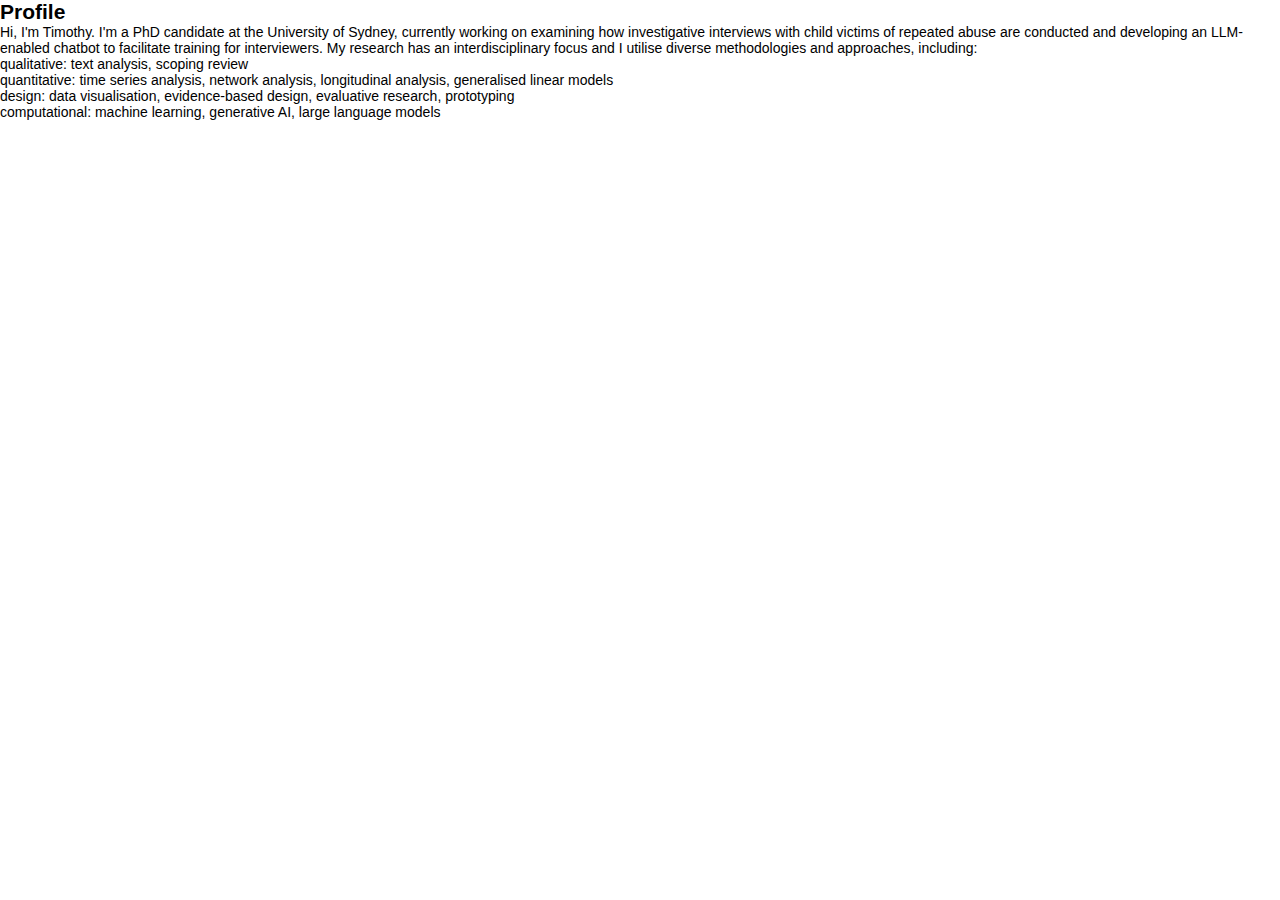
<file: index.html>
<!DOCTYPE html>
<html lang="en">
  <head>
    <meta charset="UTF-8">
    <meta name="viewport" content="width=device-width, initial-scale=1.0">
    <title>📂 timothy</title>
    <link rel="stylesheet" href="style.css">
    <link rel="apple-touch-icon" sizes="180x180" href="/apple-touch-icon.png">
    <link rel="icon" type="image/png" sizes="32x32" href="/favicon-32x32.png">
    <link rel="icon" type="image/png" sizes="16x16" href="/favicon-16x16.png">
    <link rel="manifest" href="/site.webmanifest">
</head>
<body>

  <h2>Profile</h2>
  <p>Hi, I'm Timothy. I'm a PhD candidate at the University of Sydney, currently working on examining how investigative interviews with child victims of repeated abuse are conducted and developing an LLM-enabled chatbot to facilitate training for interviewers. My research  has an interdisciplinary focus and I utilise diverse methodologies and approaches, including:</p>
  <ul style="list-style-type:circle;">
    <li>qualitative: text analysis, scoping review</li>
    <li>quantitative: time series analysis, network analysis, longitudinal analysis, generalised linear models</li>
    <li>design: data visualisation, evidence-based design, evaluative research, prototyping</li>
    <li>computational: machine learning, generative AI, large language models</li>
  </ul>
  
  

</body>
</html>
</file>
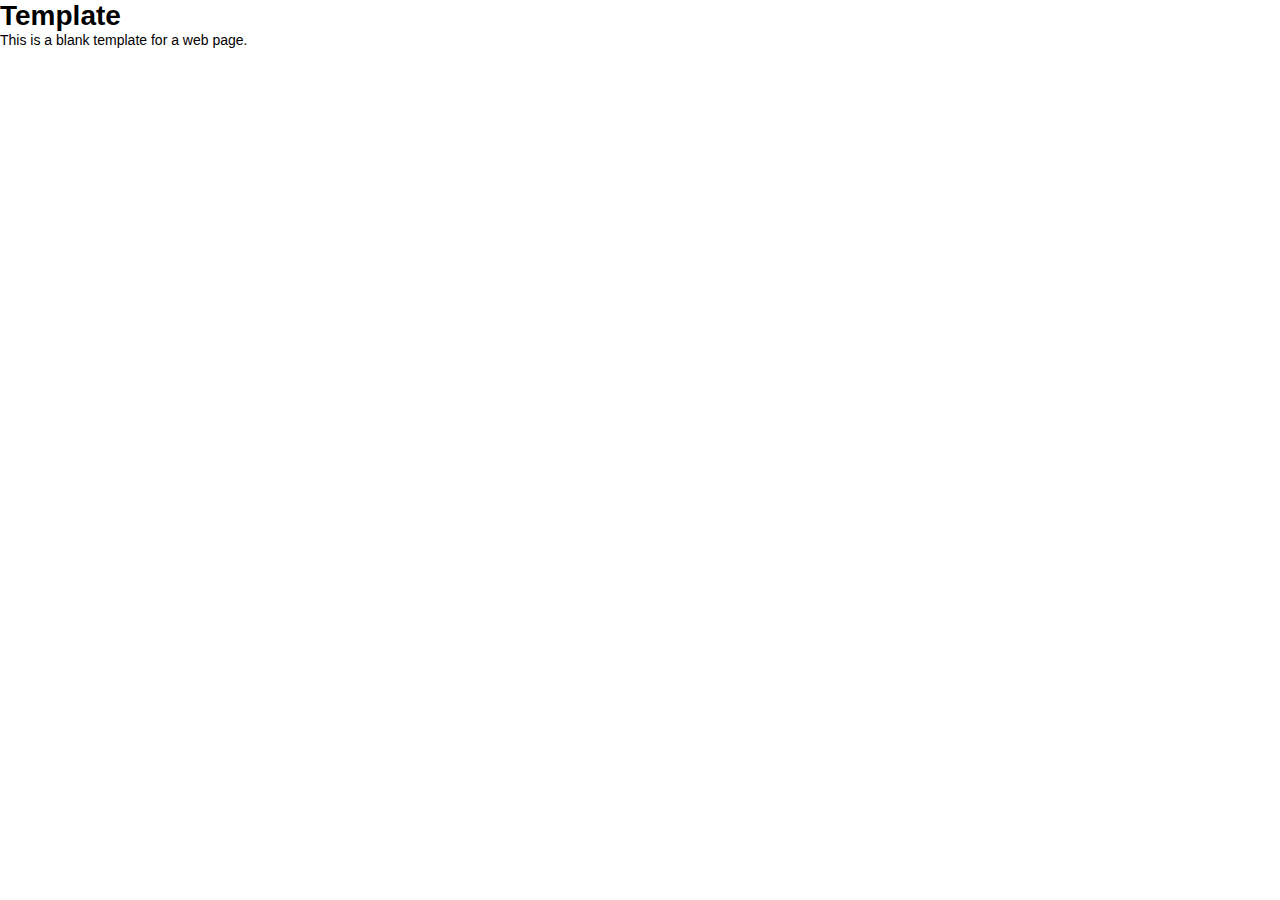
<file: docs/index.html>
<!DOCTYPE html>
<html lang="en">
  <head>
    <meta charset="UTF-8">
    <meta name="viewport" content="width=device-width, initial-scale=1.0">
    <title>Your Page Title</title>
    <link rel="stylesheet" href="style.css">
</head>
<body>

  <h1>Template</h1>
  
  <p>This is a blank template for a web page.</p>
  
</body>
</html>
</file>
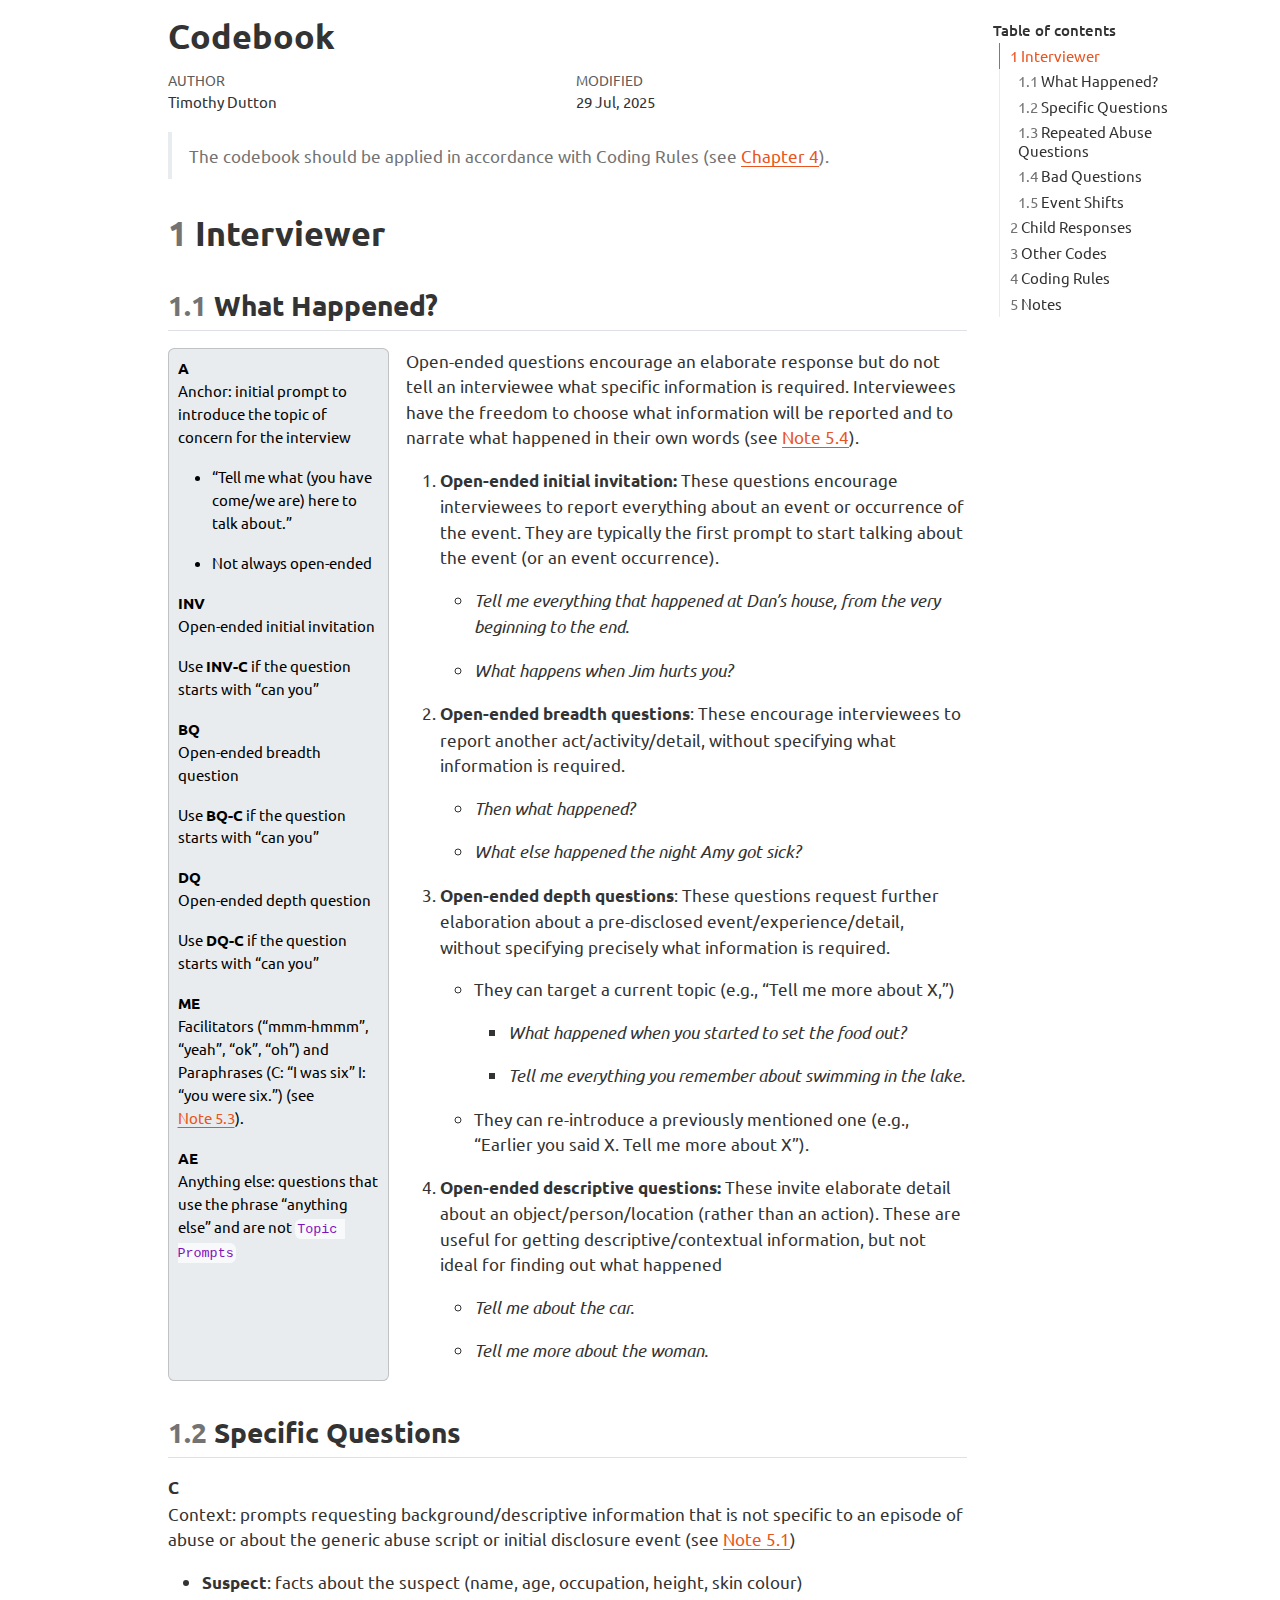
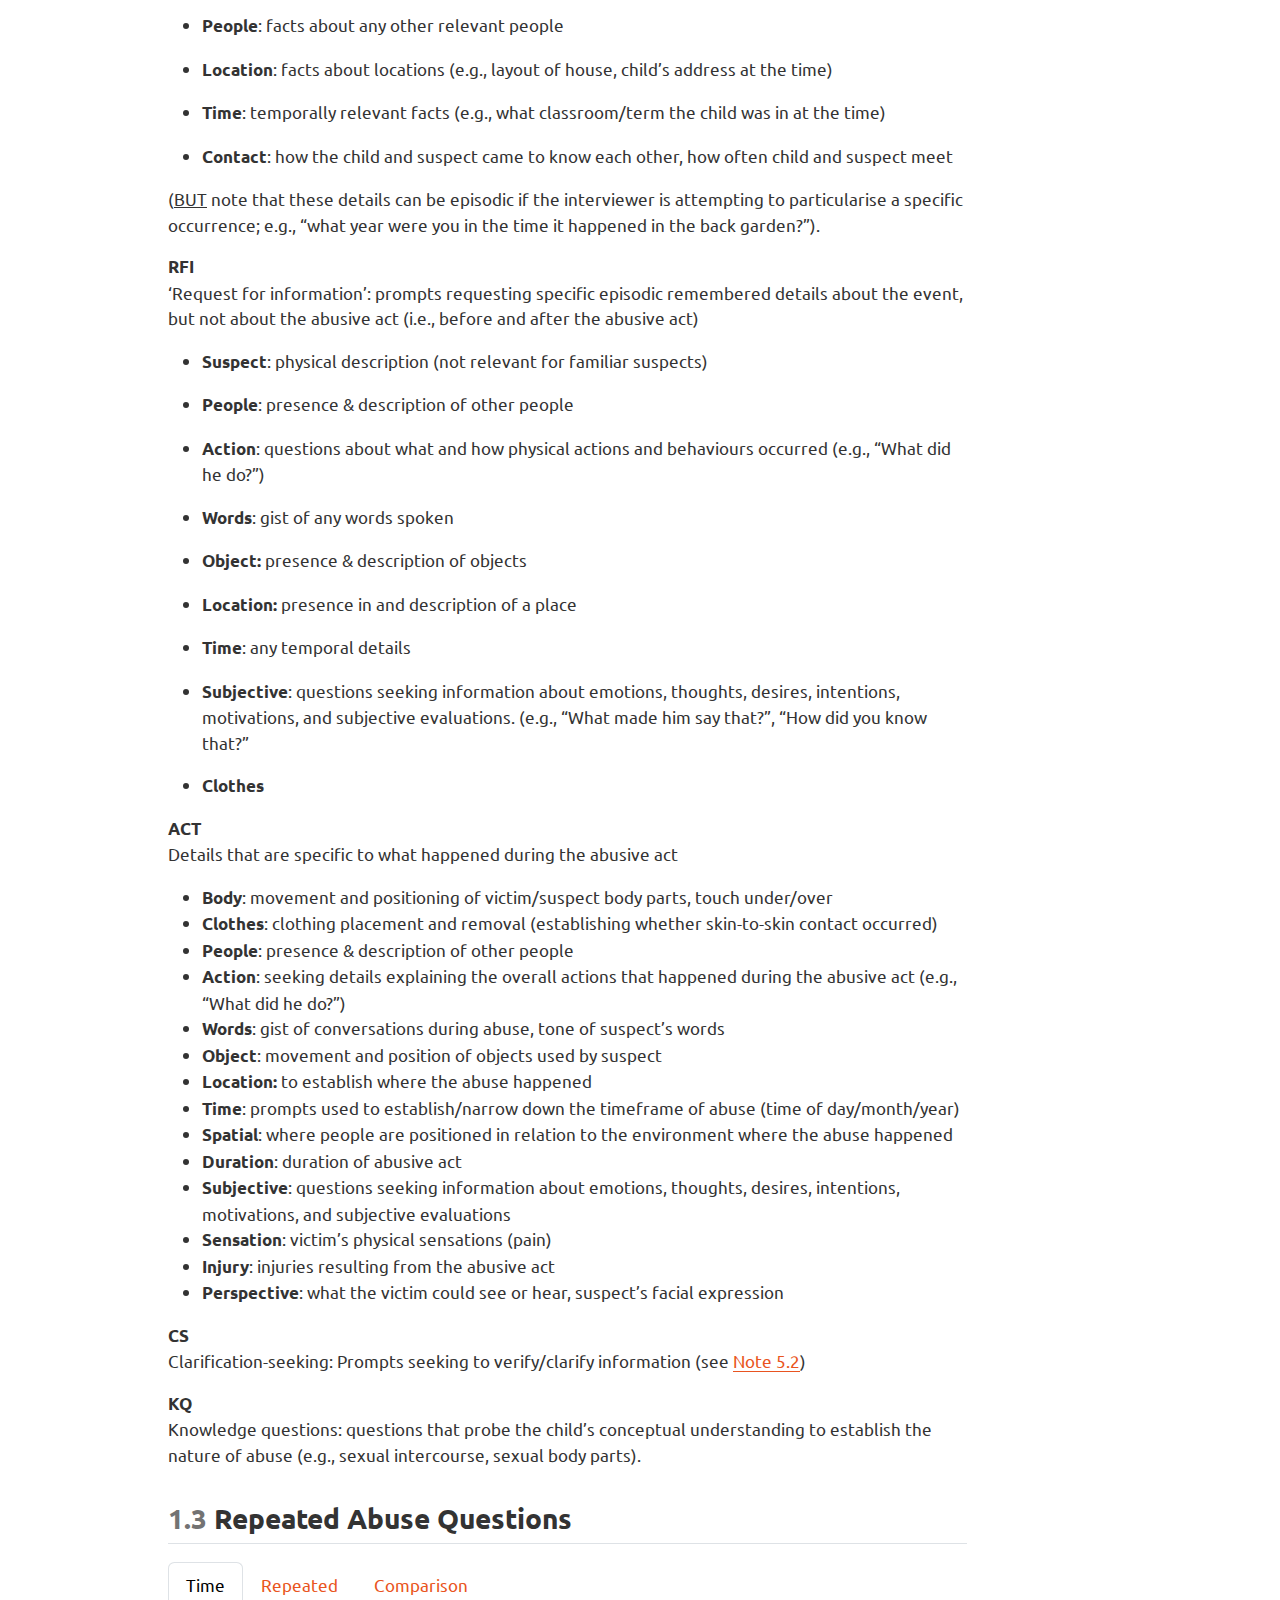
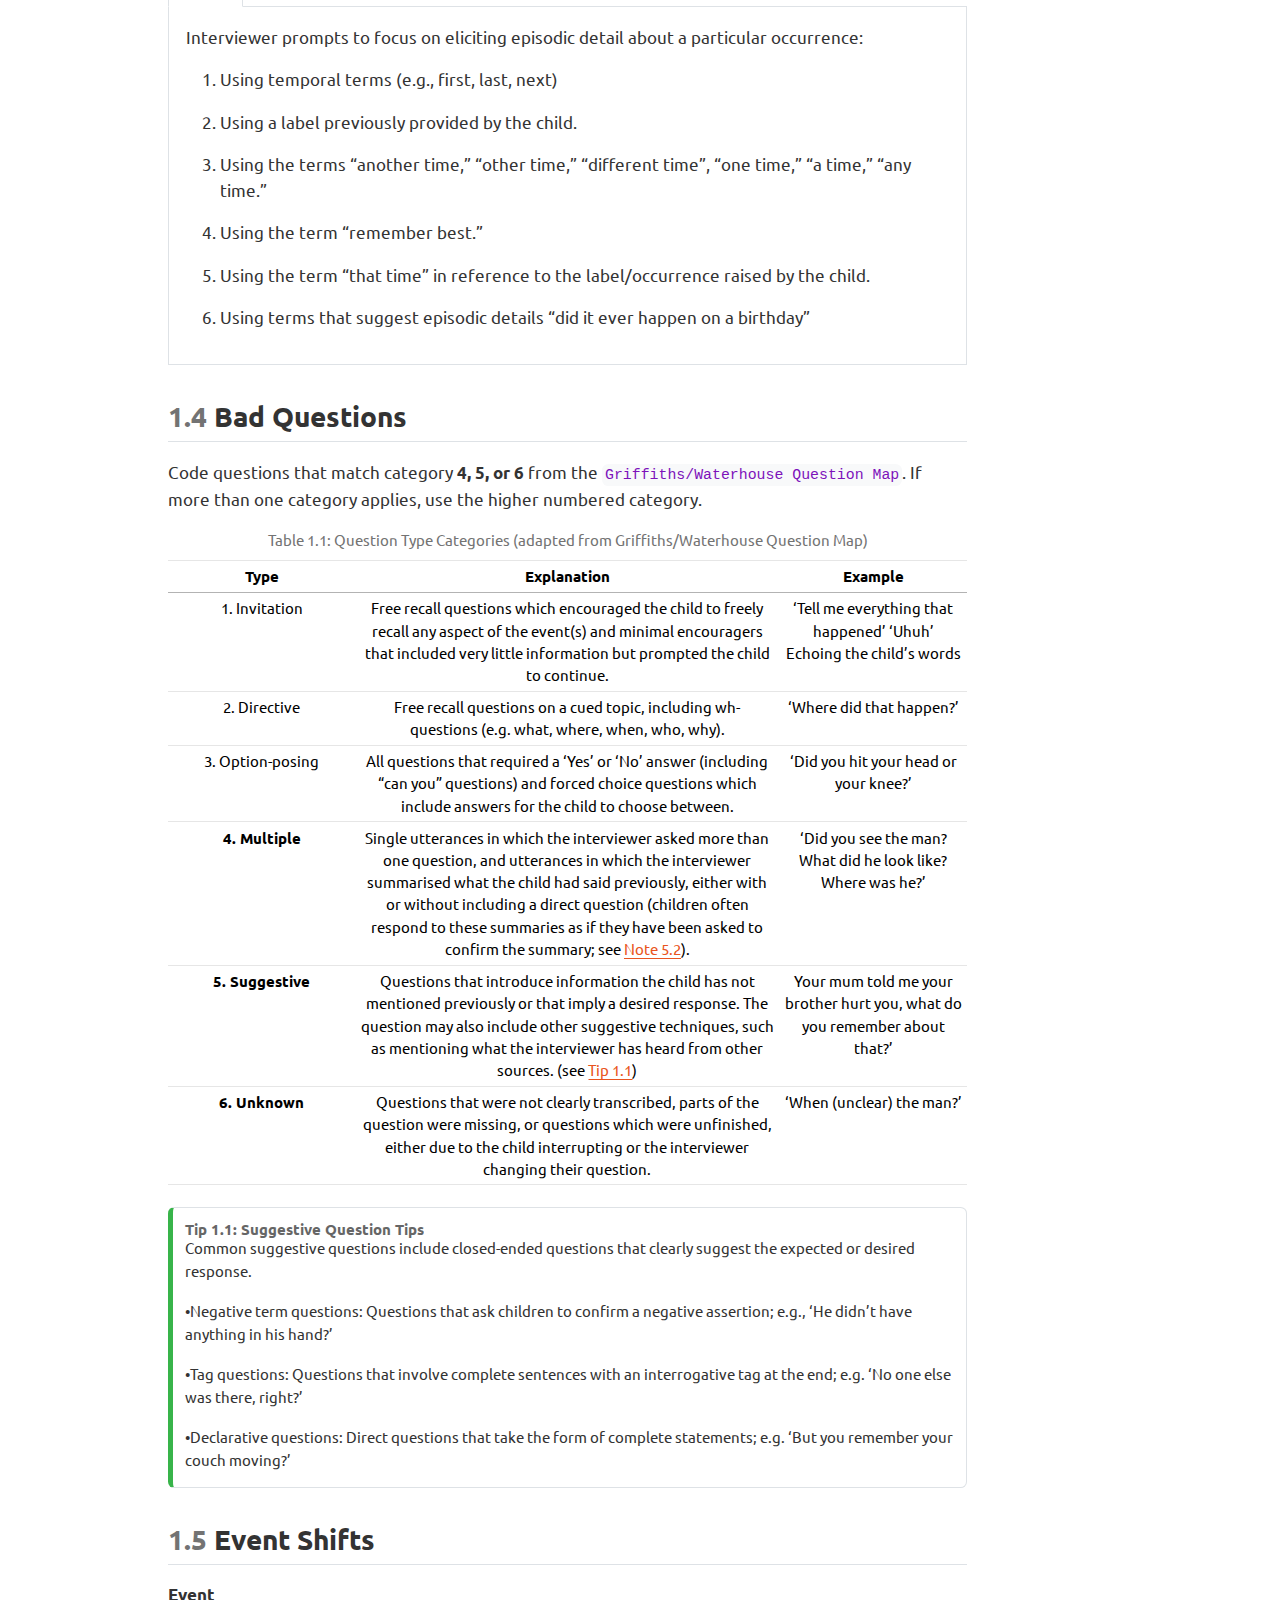
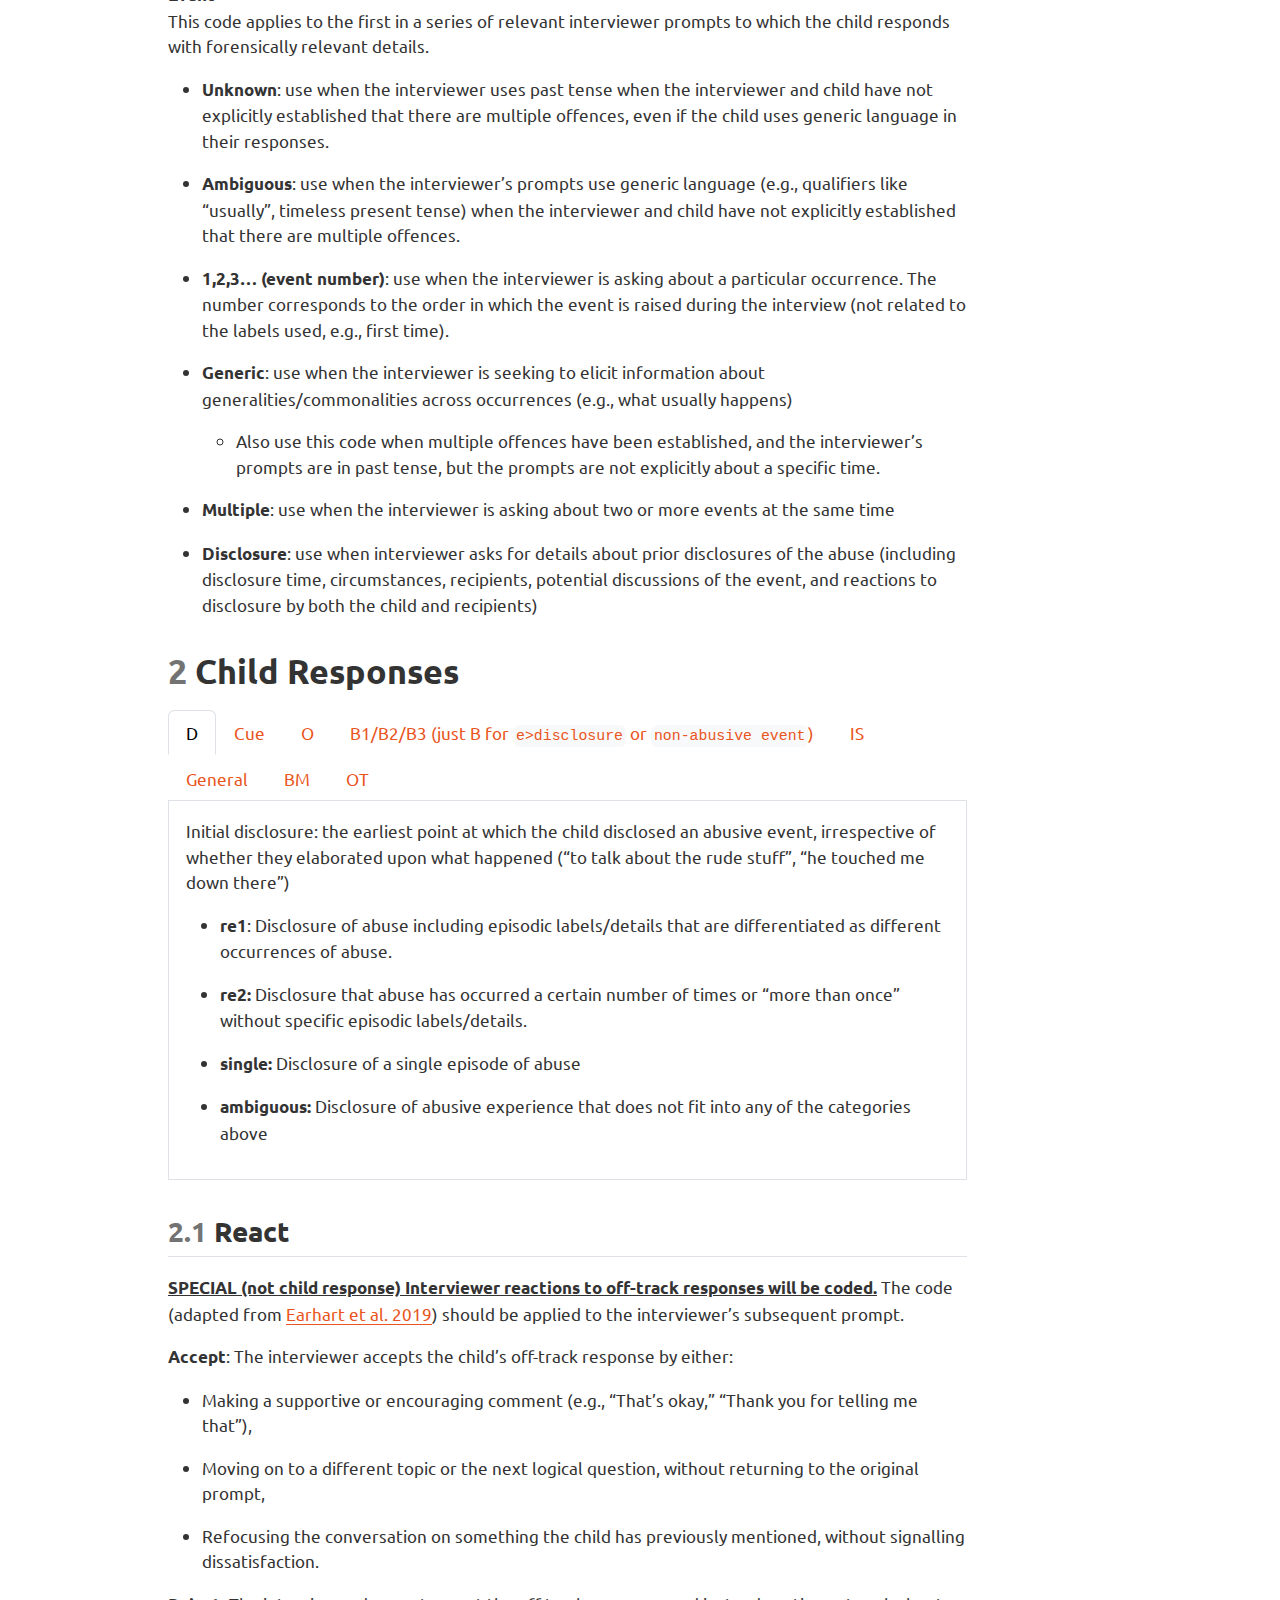
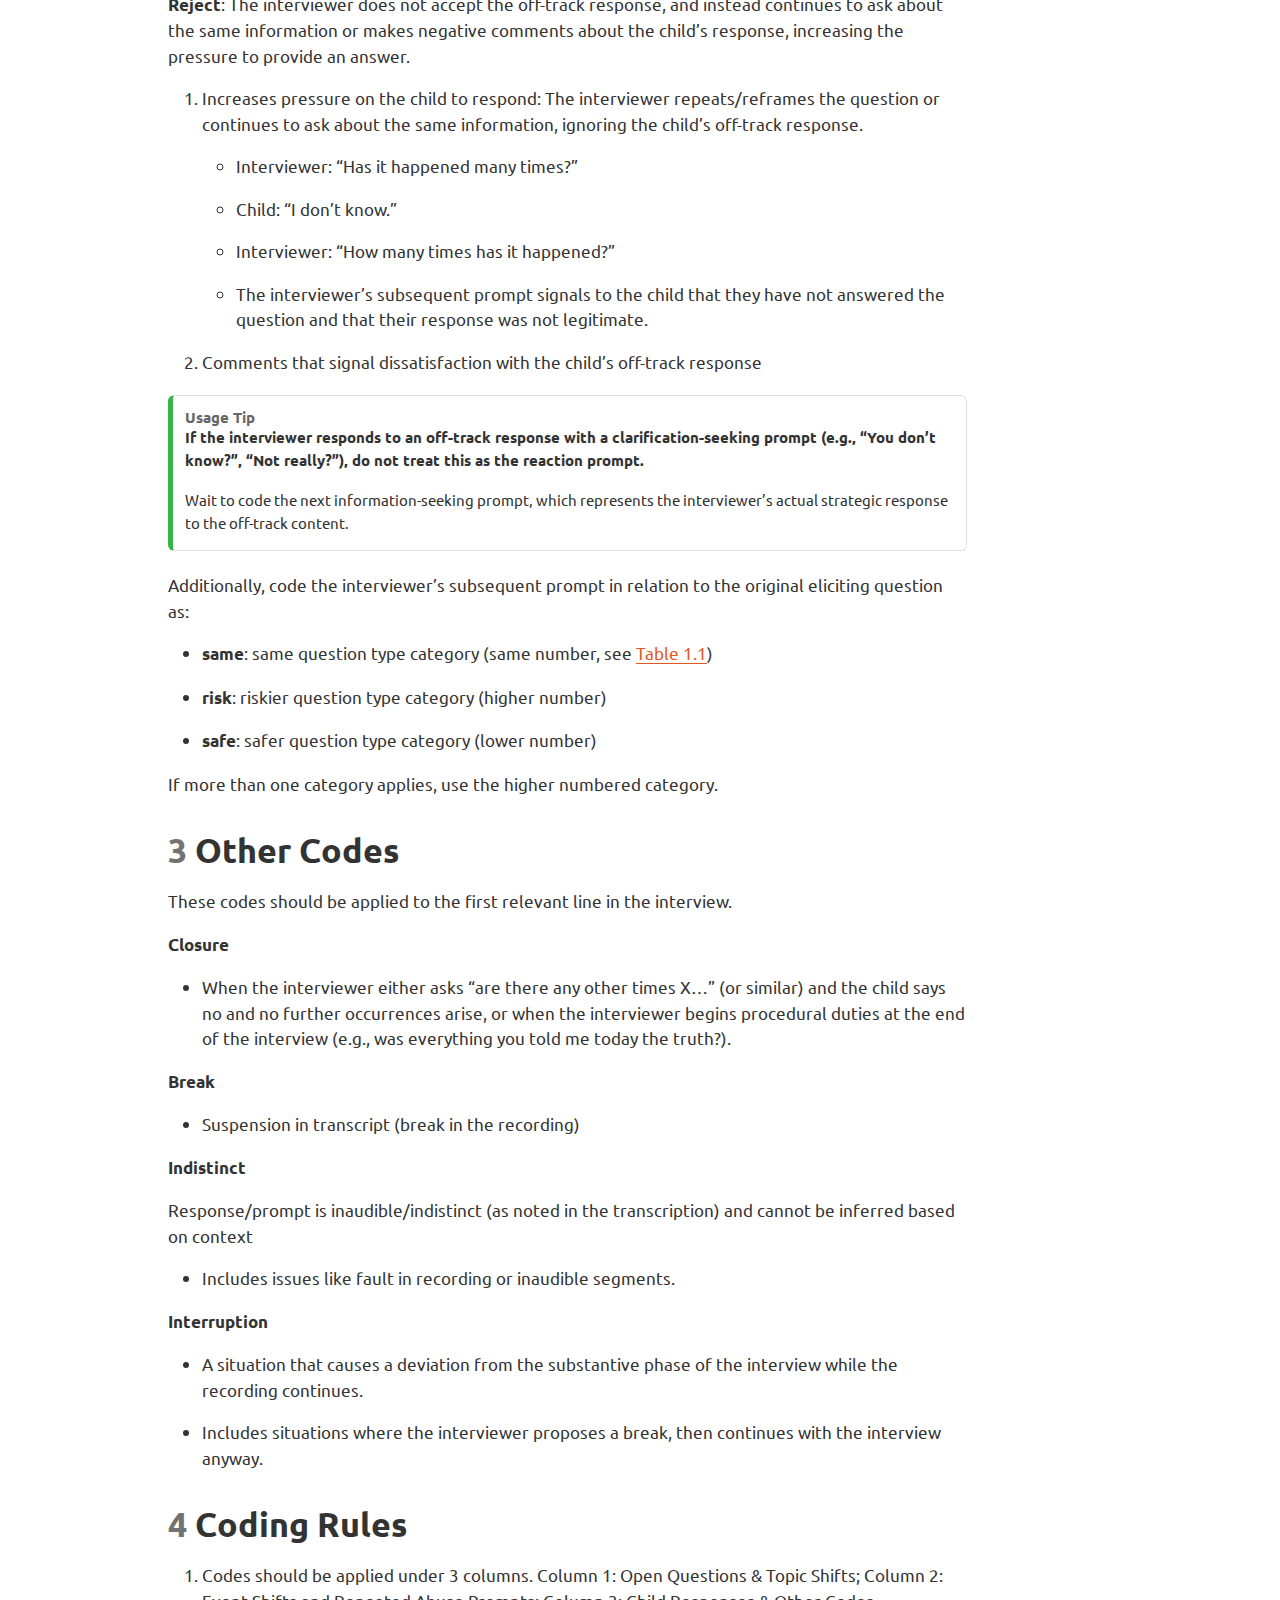
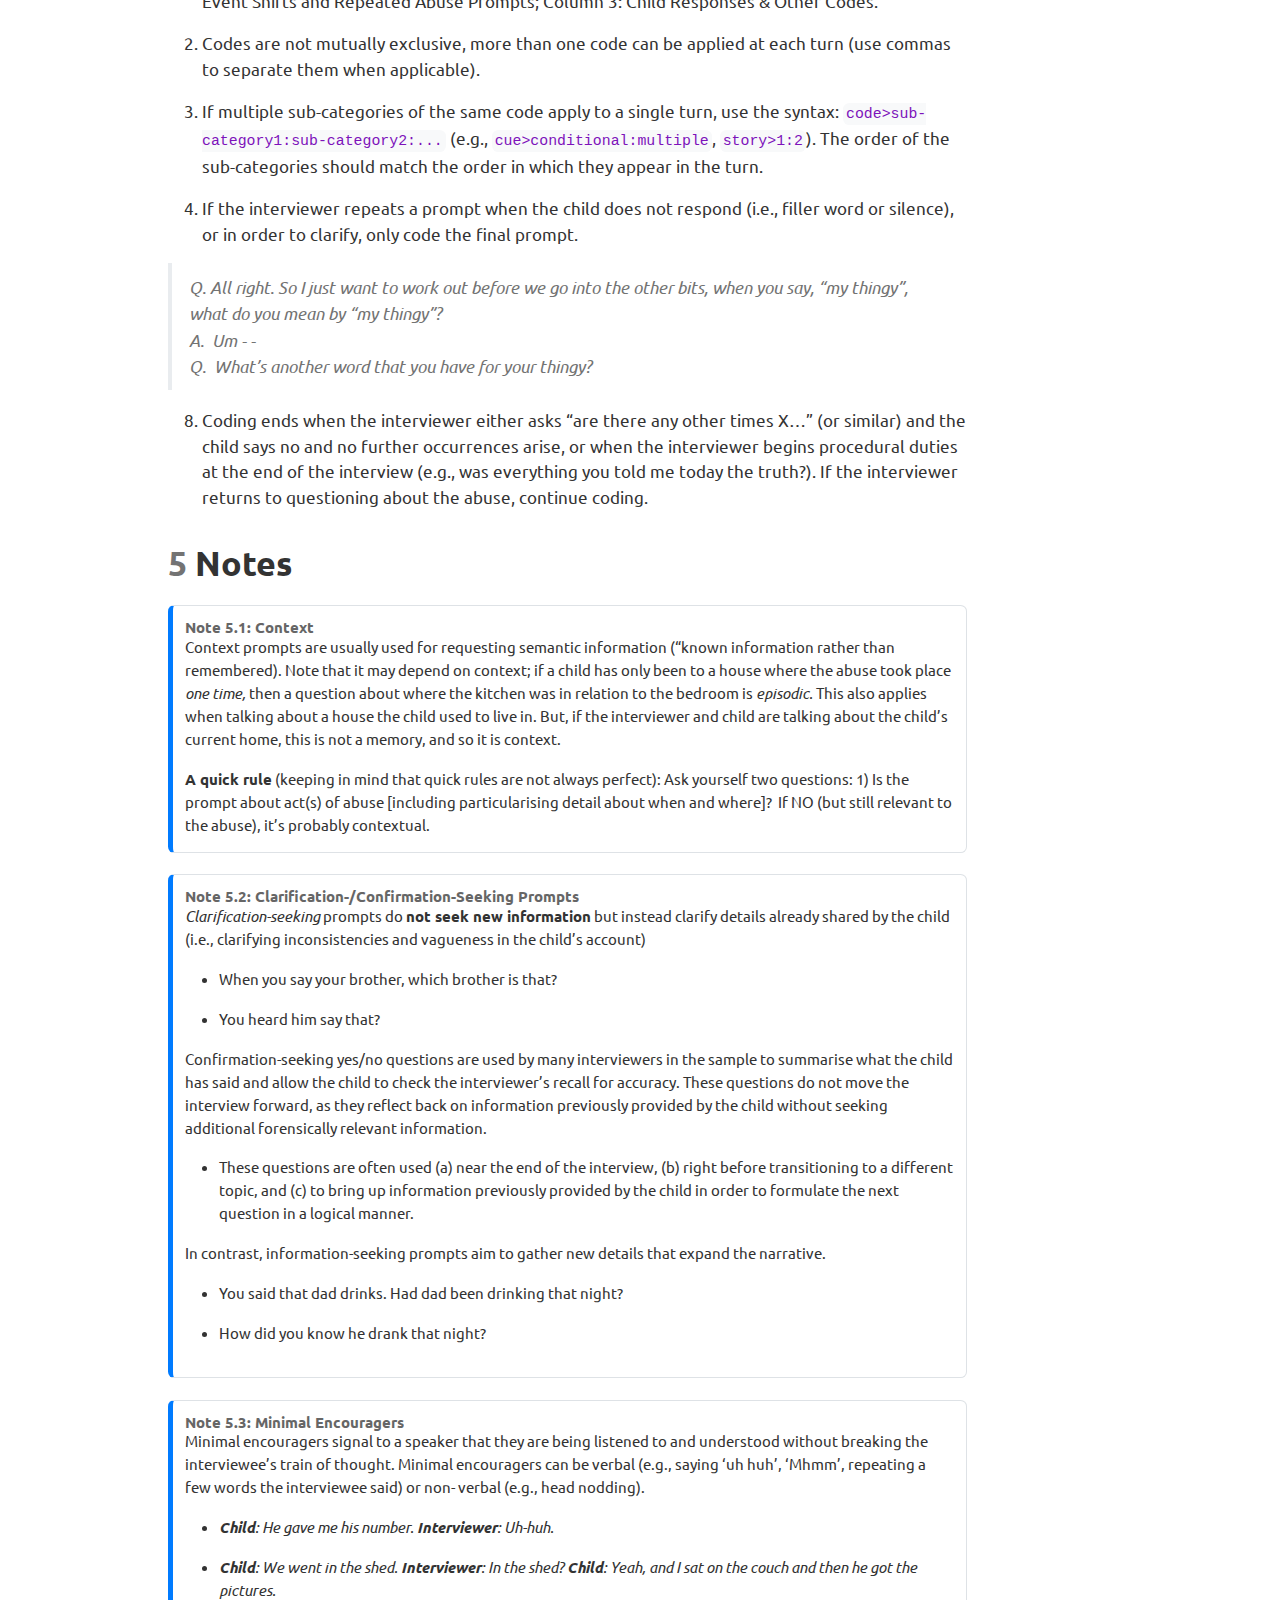
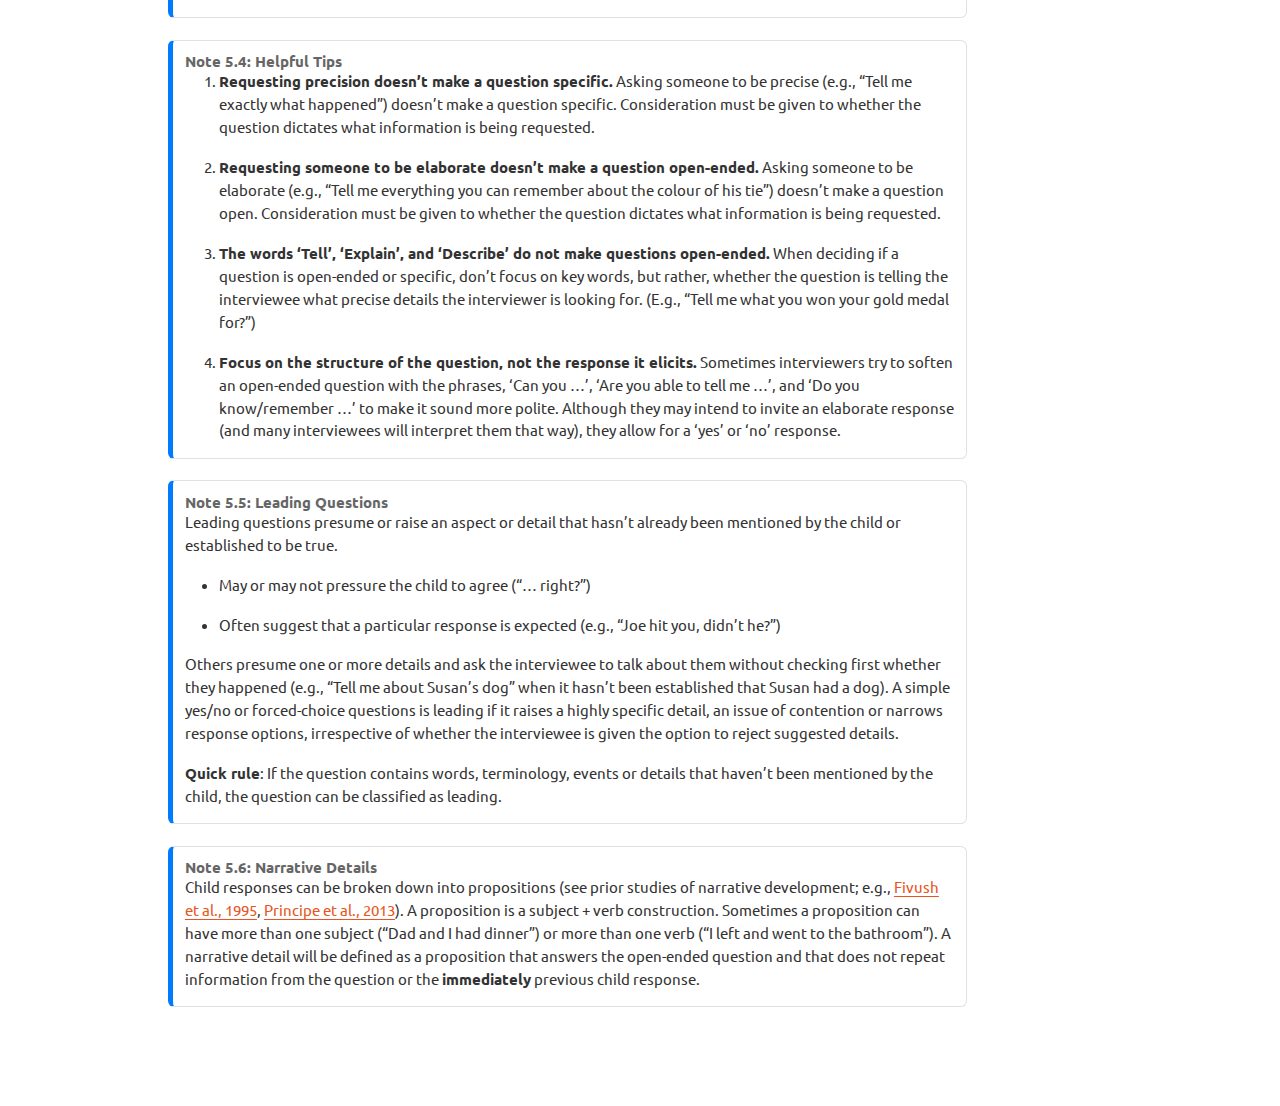
<file: Codebook.html>
<!DOCTYPE html>
<html xmlns="http://www.w3.org/1999/xhtml" lang="en" xml:lang="en"><head>

<meta charset="utf-8">
<meta name="generator" content="quarto-1.5.57">

<meta name="viewport" content="width=device-width, initial-scale=1.0, user-scalable=yes">

<meta name="author" content="Timothy Dutton">

<title>Codebook</title>
<style>
code{white-space: pre-wrap;}
span.smallcaps{font-variant: small-caps;}
div.columns{display: flex; gap: min(4vw, 1.5em);}
div.column{flex: auto; overflow-x: auto;}
div.hanging-indent{margin-left: 1.5em; text-indent: -1.5em;}
ul.task-list{list-style: none;}
ul.task-list li input[type="checkbox"] {
  width: 0.8em;
  margin: 0 0.8em 0.2em -1em; /* quarto-specific, see https://github.com/quarto-dev/quarto-cli/issues/4556 */ 
  vertical-align: middle;
}
</style>


<script src="Codebook_files/libs/clipboard/clipboard.min.js"></script>
<script src="Codebook_files/libs/quarto-html/quarto.js"></script>
<script src="Codebook_files/libs/quarto-html/popper.min.js"></script>
<script src="Codebook_files/libs/quarto-html/tippy.umd.min.js"></script>
<script src="Codebook_files/libs/quarto-html/anchor.min.js"></script>
<link href="Codebook_files/libs/quarto-html/tippy.css" rel="stylesheet">
<link href="Codebook_files/libs/quarto-html/quarto-syntax-highlighting.css" rel="stylesheet" id="quarto-text-highlighting-styles">
<script src="Codebook_files/libs/bootstrap/bootstrap.min.js"></script>
<link href="Codebook_files/libs/bootstrap/bootstrap-icons.css" rel="stylesheet">
<link href="Codebook_files/libs/bootstrap/bootstrap.min.css" rel="stylesheet" id="quarto-bootstrap" data-mode="light">


</head>

<body>

<div id="quarto-content" class="page-columns page-rows-contents page-layout-article">
<div id="quarto-margin-sidebar" class="sidebar margin-sidebar">
  <nav id="TOC" role="doc-toc" class="toc-active">
    <h2 id="toc-title">Table of contents</h2>
   
  <ul>
  <li><a href="#interviewer" id="toc-interviewer" class="nav-link active" data-scroll-target="#interviewer"><span class="header-section-number">1</span> Interviewer</a>
  <ul class="collapse">
  <li><a href="#sec-oq" id="toc-sec-oq" class="nav-link" data-scroll-target="#sec-oq"><span class="header-section-number">1.1</span> What Happened?</a></li>
  <li><a href="#specific-questions" id="toc-specific-questions" class="nav-link" data-scroll-target="#specific-questions"><span class="header-section-number">1.2</span> Specific Questions</a></li>
  <li><a href="#repeated-abuse-questions" id="toc-repeated-abuse-questions" class="nav-link" data-scroll-target="#repeated-abuse-questions"><span class="header-section-number">1.3</span> Repeated Abuse Questions</a></li>
  <li><a href="#bad-questions" id="toc-bad-questions" class="nav-link" data-scroll-target="#bad-questions"><span class="header-section-number">1.4</span> Bad Questions</a></li>
  <li><a href="#event-shifts" id="toc-event-shifts" class="nav-link" data-scroll-target="#event-shifts"><span class="header-section-number">1.5</span> Event Shifts</a></li>
  </ul></li>
  <li><a href="#child-responses" id="toc-child-responses" class="nav-link" data-scroll-target="#child-responses"><span class="header-section-number">2</span> Child Responses</a>
  <ul class="collapse">
  <li><a href="#react" id="toc-react" class="nav-link" data-scroll-target="#react"><span class="header-section-number">2.1</span> React</a></li>
  </ul></li>
  <li><a href="#other-codes" id="toc-other-codes" class="nav-link" data-scroll-target="#other-codes"><span class="header-section-number">3</span> Other Codes</a></li>
  <li><a href="#sec-rules" id="toc-sec-rules" class="nav-link" data-scroll-target="#sec-rules"><span class="header-section-number">4</span> Coding Rules</a></li>
  <li><a href="#notes" id="toc-notes" class="nav-link" data-scroll-target="#notes"><span class="header-section-number">5</span> Notes</a></li>
  </ul>
</nav>
</div>
<main class="content" id="quarto-document-content">

<header id="title-block-header" class="quarto-title-block default">
<div class="quarto-title">
<h1 class="title">Codebook</h1>
</div>



<div class="quarto-title-meta">

    <div>
    <div class="quarto-title-meta-heading">Author</div>
    <div class="quarto-title-meta-contents">
             <p>Timothy Dutton </p>
          </div>
  </div>
    
  
    <div>
    <div class="quarto-title-meta-heading">Modified</div>
    <div class="quarto-title-meta-contents">
      <p class="date-modified">29 Jul, 2025</p>
    </div>
  </div>
    
  </div>
  


</header>


<blockquote class="blockquote">
<p>The codebook should be applied in accordance with Coding Rules (see <a href="#sec-rules" class="quarto-xref">Chapter&nbsp;4</a>).</p>
</blockquote>
<section id="interviewer" class="level1" data-number="1">
<h1 data-number="1"><span class="header-section-number">1</span> Interviewer</h1>
<section id="sec-oq" class="level2" data-number="1.1">
<h2 data-number="1.1" class="anchored" data-anchor-id="sec-oq"><span class="header-section-number">1.1</span> What Happened?</h2>
<div class="panel-grid layout-sidebar ms-md-0 layout-sidebar-left">
<div class="panel-sidebar card bg-light p-2 g-col-24 g-col-lg-7">
<dl>
<dt>A</dt>
<dd>
<p>Anchor: initial prompt to introduce the topic of concern for the interview</p>
<ul>
<li><p>“Tell me what (you have come/we are) here to talk about.”</p></li>
<li><p>Not always open-ended</p></li>
</ul>
</dd>
<dt>INV</dt>
<dd>
<p>Open-ended initial invitation</p>
<p>Use <strong>INV-C</strong> if the question starts with “can you”</p>
</dd>
<dt>BQ</dt>
<dd>
<p>Open-ended breadth question</p>
<p>Use <strong>BQ-C</strong> if the question starts with “can you”</p>
</dd>
<dt>DQ</dt>
<dd>
<p>Open-ended depth question</p>
<p>Use <strong>DQ-C</strong> if the question starts with “can you”</p>
</dd>
<dt>ME</dt>
<dd>
<p>Facilitators (“mmm-hmmm”, “yeah”, “ok”, “oh”) and Paraphrases (C: “I was six” I: “you were six.”) (see <a href="#nte-me" class="quarto-xref">Note&nbsp;5.3</a>).</p>
</dd>
<dt>AE</dt>
<dd>
<p>Anything else: questions that use the phrase “anything else” and are not <code>Topic Prompts</code></p>
</dd>
</dl>
</div>
<div class="panel-fill g-col-24 g-col-lg-17 pt-3 pt-lg-0">
<p>Open-ended questions encourage an elaborate response but do not tell an interviewee what specific information is required. Interviewees have the freedom to choose what information will be reported and to narrate what happened in their own words (see <a href="#nte-oq" class="quarto-xref">Note&nbsp;5.4</a>).</p>
<ol type="1">
<li><strong>Open-ended initial invitation:</strong> These questions encourage interviewees to report everything about an event or occurrence of the event. They are typically the first prompt to start talking about the event (or an event occurrence).
<ul>
<li><p><em>Tell me everything that happened at Dan’s house, from the very beginning to the end.</em></p></li>
<li><p><em>What happens when Jim hurts you?</em></p></li>
</ul></li>
<li><strong>Open-ended breadth questions</strong>: These encourage interviewees to report another act/activity/detail, without specifying what information is required.
<ul>
<li><p><em>Then what happened?</em></p></li>
<li><p><em>What else happened the night Amy got sick?</em></p></li>
</ul></li>
<li><strong>Open-ended depth questions</strong>: These questions request further elaboration about a pre-disclosed event/experience/detail, without specifying precisely what information is required.
<ul>
<li><p>They can target a current topic (e.g., “Tell me more about X,”)</p>
<ul>
<li><p><em>What happened when you started to set the food out?</em></p></li>
<li><p><em>Tell me everything you remember about swimming in the lake.</em></p></li>
</ul></li>
<li><p>They can re-introduce a previously mentioned one (e.g., “Earlier you said X. Tell me more about X”).</p></li>
</ul></li>
<li><strong>Open-ended descriptive questions:</strong> These invite elaborate detail about an object/person/location (rather than an action). These are useful for getting descriptive/contextual information, but not ideal for finding out what happened
<ul>
<li><p><em>Tell me about the car.</em></p></li>
<li><p><em>Tell me more about the woman.</em></p></li>
</ul></li>
</ol>
</div>
</div>
</section>
<section id="specific-questions" class="level2" data-number="1.2">
<h2 data-number="1.2" class="anchored" data-anchor-id="specific-questions"><span class="header-section-number">1.2</span> Specific Questions</h2>
<dl>
<dt>C</dt>
<dd>
<p>Context: prompts requesting background/descriptive information that is not specific to an episode of abuse or about the generic abuse script or initial disclosure event (see <a href="#nte-context" class="quarto-xref">Note&nbsp;5.1</a>)</p>
<ul>
<li><p><strong>Suspect</strong>: facts about the suspect (name, age, occupation, height, skin colour)</p></li>
<li><p><strong>People</strong>: facts about any other relevant people</p></li>
<li><p><strong>Location</strong>: facts about locations (e.g., layout of house, child’s address at the time)</p></li>
<li><p><strong>Time</strong>: temporally relevant facts (e.g., what classroom/term the child was in at the time)</p></li>
<li><p><strong>Contact</strong>: how the child and suspect came to know each other, how often child and suspect meet</p></li>
</ul>
<p>(<u>BUT</u> note that these details can be episodic if the interviewer is attempting to particularise a specific occurrence; e.g., “what year were you in the time it happened in the back garden?”).&nbsp;</p>
</dd>
<dt>RFI</dt>
<dd>
<p>‘Request for information’: prompts requesting specific episodic remembered details about the event, but not about the abusive act (i.e., before and after the abusive act)</p>
<ul>
<li><p><strong>Suspect</strong>: physical description (not relevant for familiar suspects)</p></li>
<li><p><strong>People</strong>: presence &amp; description of other people</p></li>
<li><p><strong>Action</strong>: questions about what and how physical actions and behaviours occurred (e.g., “What did he do?”)</p></li>
<li><p><strong>Words</strong>: gist of any words spoken</p></li>
<li><p><strong>Object:</strong> presence &amp; description of objects</p></li>
<li><p><strong>Location:</strong> presence in and description of a place</p></li>
<li><p><strong>Time</strong>: any temporal details</p></li>
<li><p><strong>Subjective</strong>: questions seeking information about emotions, thoughts, desires, intentions, motivations, and subjective evaluations. (e.g., “What made him say that?”, “How did you know that?”</p></li>
<li><p><strong>Clothes</strong></p></li>
</ul>
</dd>
<dt>ACT</dt>
<dd>
<p>Details that are specific to what happened during the abusive act</p>
<ul>
<li><strong>Body</strong>: movement and positioning of victim/suspect body parts, touch under/over</li>
<li><strong>Clothes</strong>: clothing placement and removal (establishing whether skin-to-skin contact occurred)</li>
<li><strong>People</strong>: presence &amp; description of other people</li>
<li><strong>Action</strong>: seeking details explaining the overall actions that happened during the abusive act (e.g., “What did he do?”)</li>
<li><strong>Words</strong>: gist of conversations during abuse, tone of suspect’s words</li>
<li><strong>Object</strong>: movement and position of objects used by suspect</li>
<li><strong>Location:</strong> to establish where the abuse happened</li>
<li><strong>Time</strong>: prompts used to establish/narrow down the timeframe of abuse (time of day/month/year)</li>
<li><strong>Spatial</strong>: where people are positioned in relation to the environment where the abuse happened</li>
<li><strong>Duration</strong>: duration of abusive act</li>
<li><strong>Subjective</strong>: questions seeking information about emotions, thoughts, desires, intentions, motivations, and subjective evaluations</li>
<li><strong>Sensation</strong>: victim’s physical sensations (pain)</li>
<li><strong>Injury</strong>: injuries resulting from the abusive act</li>
<li><strong>Perspective</strong>: what the victim could see or hear, suspect’s facial expression</li>
</ul>
</dd>
<dt>CS</dt>
<dd>
<p>Clarification-seeking: Prompts seeking to verify/clarify information (see <a href="#nte-clarification" class="quarto-xref">Note&nbsp;5.2</a>)</p>
</dd>
<dt>KQ</dt>
<dd>
<p>Knowledge questions: questions that probe the child’s conceptual understanding to establish the nature of abuse (e.g., sexual intercourse, sexual body parts).</p>
</dd>
</dl>
</section>
<section id="repeated-abuse-questions" class="level2" data-number="1.3">
<h2 data-number="1.3" class="anchored" data-anchor-id="repeated-abuse-questions"><span class="header-section-number">1.3</span> Repeated Abuse Questions</h2>
<div class="tabset-margin-container"></div><div class="panel-tabset">
<ul class="nav nav-tabs" role="tablist"><li class="nav-item" role="presentation"><a class="nav-link active" id="tabset-1-1-tab" data-bs-toggle="tab" data-bs-target="#tabset-1-1" role="tab" aria-controls="tabset-1-1" aria-selected="true" href="">Time</a></li><li class="nav-item" role="presentation"><a class="nav-link" id="tabset-1-2-tab" data-bs-toggle="tab" data-bs-target="#tabset-1-2" role="tab" aria-controls="tabset-1-2" aria-selected="false" href="">Repeated</a></li><li class="nav-item" role="presentation"><a class="nav-link" id="tabset-1-3-tab" data-bs-toggle="tab" data-bs-target="#tabset-1-3" role="tab" aria-controls="tabset-1-3" aria-selected="false" href="">Comparison</a></li></ul>
<div class="tab-content">
<div id="tabset-1-1" class="tab-pane active" role="tabpanel" aria-labelledby="tabset-1-1-tab">
<p>Interviewer prompts to focus on eliciting episodic detail about a particular occurrence:</p>
<ol type="1">
<li><p>Using temporal terms (e.g., first, last, next)</p></li>
<li><p>Using a label previously provided by the child.</p></li>
<li><p>Using the terms “another time,” “other time,” “different time”, “one time,” “a time,” “any time.”</p></li>
<li><p>Using the term “remember best.”</p></li>
<li><p>Using the term “that time” in reference to the label/occurrence raised by the child.</p></li>
<li><p>Using terms that suggest episodic details “did it ever happen on a birthday”</p></li>
</ol>
</div>
<div id="tabset-1-2" class="tab-pane" role="tabpanel" aria-labelledby="tabset-1-2-tab">
<p>Interviewer prompts to determine whether &gt;1 event occurred:</p>
<ol type="1">
<li><p>Asking whether a previously mentioned abusive act occurred on one or more occasions.</p></li>
<li><p>Asking whether previously mentioned abusive acts occurred on the same or different occasions.</p></li>
<li><p>Asking how many times the abuse occurred.</p></li>
<li><p>Asking whether an occurrence of abuse ever occurred before/since the described occasion.</p></li>
<li><p>Asking whether the described occasion was the only time it occurred.</p></li>
</ol>
</div>
<div id="tabset-1-3" class="tab-pane" role="tabpanel" aria-labelledby="tabset-1-3-tab">
<p>Interviewer prompts about similarities/differences among events, including:</p>
<ol type="1">
<li><p>asking about differences across events (e.g., did anything different happen on that time?)</p></li>
<li><p>asking whether a specific act or detail was the same or different across events</p></li>
<li><p>asking about where in the series of occurrences a previously mentioned detail occurred</p></li>
</ol>
</div>
</div>
</div>
</section>
<section id="bad-questions" class="level2" data-number="1.4">
<h2 data-number="1.4" class="anchored" data-anchor-id="bad-questions"><span class="header-section-number">1.4</span> Bad Questions</h2>
<p>Code questions that match category <strong>4, 5, or 6</strong> from the <code>Griffiths/Waterhouse Question Map</code>. If more than one category applies, use the higher numbered category.</p>
<div id="tbl-griffiths" class="info hover sm quarto-float quarto-figure quarto-figure-center anchored">
<figure class="quarto-float quarto-float-tbl figure">
<figcaption class="quarto-float-caption-top quarto-float-caption quarto-float-tbl" id="tbl-griffiths-caption-0ceaefa1-69ba-4598-a22c-09a6ac19f8ca">
Table&nbsp;1.1: Question Type Categories (adapted from Griffiths/Waterhouse Question Map)
</figcaption>
<div aria-describedby="tbl-griffiths-caption-0ceaefa1-69ba-4598-a22c-09a6ac19f8ca">
<table class="table-info table-hover table-sm small caption-top table">
<colgroup>
<col style="width: 23%">
<col style="width: 52%">
<col style="width: 23%">
</colgroup>
<thead>
<tr class="header">
<th>Type</th>
<th>Explanation</th>
<th>Example</th>
</tr>
</thead>
<tbody>
<tr class="odd">
<td>1. Invitation</td>
<td>Free recall questions which encouraged the child to freely recall any aspect of the event(s) and minimal encouragers that included very little information but prompted the child to continue.</td>
<td>‘Tell me everything that happened’ ‘Uhuh’ Echoing the child’s words</td>
</tr>
<tr class="even">
<td>2. Directive</td>
<td>Free recall questions on a cued topic, including wh- questions (e.g.&nbsp;what, where, when, who, why).</td>
<td>‘Where did that happen?’</td>
</tr>
<tr class="odd">
<td>3. Option-posing</td>
<td>All questions that required a ‘Yes’ or ‘No’ answer (including “can you” questions) and forced choice questions which include answers for the child to choose between.</td>
<td>‘Did you hit your head or your knee?’</td>
</tr>
<tr class="even">
<td><strong>4. Multiple</strong></td>
<td>Single utterances in which the interviewer asked more than one question, and utterances in which the interviewer summarised what the child had said previously, either with or without including a direct question (children often respond to these summaries as if they have been asked to confirm the summary; see <a href="#nte-clarification" class="quarto-xref">Note&nbsp;5.2</a>).</td>
<td>‘Did you see the man? What did he look like? Where was he?’</td>
</tr>
<tr class="odd">
<td><strong>5. Suggestive</strong></td>
<td>Questions that introduce information the child has not mentioned previously or that imply a desired response. The question may also include other suggestive techniques, such as mentioning what the interviewer has heard from other sources. (see <a href="#tip-suggestive" class="quarto-xref">Tip&nbsp;1.1</a>)</td>
<td>Your mum told me your brother hurt you, what do you remember about that?’</td>
</tr>
<tr class="even">
<td><strong>6. Unknown</strong></td>
<td>Questions that were not clearly transcribed, parts of the question were missing, or questions which were unfinished, either due to the child interrupting or the interviewer changing their question.</td>
<td>‘When (unclear) the man?’</td>
</tr>
</tbody>
</table>
</div>
</figure>
</div>
<div id="tip-suggestive" class="callout callout-style-simple callout-tip no-icon callout-titled" title="Suggestive Question Tips">
<div class="callout-header d-flex align-content-center">
<div class="callout-icon-container">
<i class="callout-icon no-icon"></i>
</div>
<div class="callout-title-container flex-fill">
Tip&nbsp;1.1: Suggestive Question Tips
</div>
</div>
<div class="callout-body-container callout-body">
<p>Common suggestive questions include closed-ended questions that clearly suggest the expected or desired response.</p>
<p>•Negative term questions: Questions that ask children to confirm a negative assertion; e.g., ‘He didn’t have anything in his hand?’</p>
<p>•Tag questions: Questions that involve complete sentences with an interrogative tag at the end; e.g.&nbsp;‘No one else was there, right?’</p>
<p>•Declarative questions: Direct questions that take the form of complete statements; e.g.&nbsp;‘But you remember your couch moving?’</p>
</div>
</div>
</section>
<section id="event-shifts" class="level2" data-number="1.5">
<h2 data-number="1.5" class="anchored" data-anchor-id="event-shifts"><span class="header-section-number">1.5</span> Event Shifts</h2>
<dl>
<dt>Event</dt>
<dd>
<p>This code applies to the first in a series of relevant interviewer prompts to which the child responds with forensically relevant details.</p>
<ul>
<li><p><strong>Unknown</strong>: use when the interviewer uses past tense when the interviewer and child have not explicitly established that there are multiple offences, even if the child uses generic language in their responses.</p></li>
<li><p><strong>Ambiguous</strong>: use when the interviewer’s prompts use generic language (e.g., qualifiers like “usually”, timeless present tense) when the interviewer and child have not explicitly established that there are multiple offences.</p></li>
<li><p><strong>1,2,3… (event number)</strong>: use when the interviewer is asking about a particular occurrence. The number corresponds to the order in which the event is raised during the interview (not related to the labels used, e.g., first time).</p></li>
<li><p><strong>Generic</strong>: use when the interviewer is seeking to elicit information about generalities/commonalities across occurrences (e.g., what usually happens)</p>
<ul>
<li>Also use this code when multiple offences have been established, and the interviewer’s prompts are in past tense, but the prompts are not explicitly about a specific time.</li>
</ul></li>
<li><p><strong>Multiple</strong>: use when the interviewer is asking about two or more events at the same time</p></li>
<li><p><strong>Disclosure</strong>: use when interviewer asks for details about prior disclosures of the abuse (including disclosure time, circumstances, recipients, potential discussions of the event, and reactions to disclosure by both the child and recipients)</p></li>
</ul>
</dd>
</dl>
</section>
</section>
<section id="child-responses" class="level1" data-number="2">
<h1 data-number="2"><span class="header-section-number">2</span> Child Responses</h1>
<div class="tabset-margin-container"></div><div class="panel-tabset">
<ul class="nav nav-tabs" role="tablist"><li class="nav-item" role="presentation"><a class="nav-link active" id="tabset-2-1-tab" data-bs-toggle="tab" data-bs-target="#tabset-2-1" role="tab" aria-controls="tabset-2-1" aria-selected="true" href="">D</a></li><li class="nav-item" role="presentation"><a class="nav-link" id="tabset-2-2-tab" data-bs-toggle="tab" data-bs-target="#tabset-2-2" role="tab" aria-controls="tabset-2-2" aria-selected="false" href="">Cue</a></li><li class="nav-item" role="presentation"><a class="nav-link" id="tabset-2-3-tab" data-bs-toggle="tab" data-bs-target="#tabset-2-3" role="tab" aria-controls="tabset-2-3" aria-selected="false" href="">O</a></li><li class="nav-item" role="presentation"><a class="nav-link" id="tabset-2-4-tab" data-bs-toggle="tab" data-bs-target="#tabset-2-4" role="tab" aria-controls="tabset-2-4" aria-selected="false" href="">B1/B2/B3 (just B for <code>e&gt;disclosure</code> or <code>non-abusive event</code>)</a></li><li class="nav-item" role="presentation"><a class="nav-link" id="tabset-2-5-tab" data-bs-toggle="tab" data-bs-target="#tabset-2-5" role="tab" aria-controls="tabset-2-5" aria-selected="false" href="">IS</a></li><li class="nav-item" role="presentation"><a class="nav-link" id="tabset-2-6-tab" data-bs-toggle="tab" data-bs-target="#tabset-2-6" role="tab" aria-controls="tabset-2-6" aria-selected="false" href="">General</a></li><li class="nav-item" role="presentation"><a class="nav-link" id="tabset-2-7-tab" data-bs-toggle="tab" data-bs-target="#tabset-2-7" role="tab" aria-controls="tabset-2-7" aria-selected="false" href="">BM</a></li><li class="nav-item" role="presentation"><a class="nav-link" id="tabset-2-8-tab" data-bs-toggle="tab" data-bs-target="#tabset-2-8" role="tab" aria-controls="tabset-2-8" aria-selected="false" href="">OT</a></li></ul>
<div class="tab-content">
<div id="tabset-2-1" class="tab-pane active" role="tabpanel" aria-labelledby="tabset-2-1-tab">
<p>Initial disclosure: the earliest point at which the child disclosed an abusive event, irrespective of whether they elaborated upon what happened (“to talk about the rude stuff”, “he touched me down there”)</p>
<ul>
<li><p><strong>re1</strong>: Disclosure of abuse including episodic labels/details that are differentiated as different occurrences of abuse.</p></li>
<li><p><strong>re2:</strong>&nbsp;Disclosure that abuse has occurred a certain number of times or “more than once” without specific episodic labels/details.</p></li>
<li><p><strong>single:</strong>&nbsp;Disclosure of a single episode of abuse</p></li>
<li><p><strong>ambiguous:</strong>&nbsp;Disclosure of abusive experience that does not fit into any of the categories above</p></li>
</ul>
</div>
<div id="tabset-2-2" class="tab-pane" role="tabpanel" aria-labelledby="tabset-2-2-tab">
<p>Linguistic cues from the child’s response suggesting they are recalling &gt;1 occurrence of abuse.</p>
<ul>
<li><p><strong>Qualifier:</strong> indicate that an act may or may not occur in a given instance.</p>
<ul>
<li>optional qualifiers:&nbsp;<em>sometimes</em>,&nbsp;<em>usually</em>,&nbsp;<em>maybe</em>,&nbsp;<em>might, or</em>
<ul>
<li>Example: “We usually have the first snack on the roof.”</li>
<li>Example: “Then we go on the bus or our mommy picks us up.”</li>
</ul></li>
<li>conditional qualifiers:&nbsp;<em>if</em>,&nbsp;<em>when</em>,&nbsp;<em>because</em>,&nbsp;<em>whenever</em>
<ul>
<li>Example: “Whenever we go to Grandma’s, we have cookies.”</li>
</ul></li>
</ul></li>
<li><p><strong>Tense:</strong> describes repeated/routine actions using timeless present tense or habitual markers</p>
<ul>
<li>Example: “We order food at a restaurant.”</li>
<li>Habitual aspect markers: Markers:&nbsp;<em>used to</em>,&nbsp;<em>would, always</em>,&nbsp;<em>every time</em>,&nbsp;<em>each time</em></li>
<li>Example: “He used to order food at a restaurant.”</li>
</ul></li>
<li><p><strong>Multiple</strong>: A response that contains details from other episodes of abuse besides the particular episode that the interviewer is asking about.</p></li>
</ul>
</div>
<div id="tabset-2-3" class="tab-pane" role="tabpanel" aria-labelledby="tabset-2-3-tab">
<p>Orientations: Propositions which placed the event in spatial-temporal context or provided background information to help the listener understand the event. These include:</p>
<p>1.&nbsp;&nbsp;&nbsp;&nbsp;&nbsp;&nbsp;&nbsp; Time: Propositions which placed the event in historical or narrative time, e.g., “It was 2:00 in the afternoon,” “It was winter,” “Me and my mommy stay in the hospital for a half hour”, “<em>Yesterday</em> Bob had his friends over”, or “It was at Easter.”</p>
<p>2.&nbsp;&nbsp;&nbsp;&nbsp;&nbsp;&nbsp;&nbsp; Character introduction: Propositions introducing characters present during the event, e.g., “My grandmother was there.”</p>
<p>3.&nbsp;&nbsp;&nbsp;&nbsp;&nbsp;&nbsp;&nbsp; Object introduction: propositions introducing objects present during the event, e.g., “She bought an iPad”</p>
<p>4.&nbsp;&nbsp;&nbsp;&nbsp;&nbsp;&nbsp;&nbsp; Background Information (i.e., factual details about aspects of the event): Propositions which provide descriptions or explanations for placing the event in context, e.g., “It was really cold,” “Billy is my cousin,” or “My mom was wearing a bathing suit”, or “Her eyes were just really red”</p>
<p>5.&nbsp;&nbsp;&nbsp;&nbsp;&nbsp;&nbsp;&nbsp; Place: Propositions specifying where an event occurred, e.g., “I went to Grandma’s house”, “So we picked up Catherine at school”</p>
<p>6.&nbsp;&nbsp;&nbsp;&nbsp;&nbsp;&nbsp;&nbsp; Elaborations: Propositions which elaborate on previously mentioned orienting information.</p>
</div>
<div id="tabset-2-4" class="tab-pane" role="tabpanel" aria-labelledby="tabset-2-4-tab">
<p>Behaviour: propositions that specify actions and spoken words that occurred during the event, including</p>
<ul>
<li><p>Simple actions: Propositions that state actions that occurred, e.g., “We went swimming,” or “I rode on the big train.”</p></li>
<li><p>Complex actions: Propositions that specify conditions for other actions to occur, e.g., “When we went on the roller coaster, I got sick,” and “We sat high up so we wouldn’t get wet.”</p></li>
<li><p>Elaborations: Propositions that elaborate on previously mentioned actions.</p></li>
</ul>
<p>This code is split into 3 subcategories:</p>
<p>1.&nbsp;&nbsp;&nbsp;&nbsp;&nbsp;&nbsp;&nbsp; Before the abusive act</p>
<p>2.&nbsp;&nbsp;&nbsp;&nbsp;&nbsp;&nbsp;&nbsp; During the abusive act</p>
<p>3.&nbsp;&nbsp;&nbsp;&nbsp;&nbsp;&nbsp;&nbsp; After the abusive act</p>
</div>
<div id="tabset-2-5" class="tab-pane" role="tabpanel" aria-labelledby="tabset-2-5-tab">
<p>Internal States: This code included references to emotions, thoughts, desires, and subjective evaluations. Child internal states (e.g., M: “He didn’t wanna get back on the bike” and C: “I thought of the bed”) and other internal states (e.g., C: “And my brother got really mad at me”).</p>
</div>
<div id="tabset-2-6" class="tab-pane" role="tabpanel" aria-labelledby="tabset-2-6-tab">
<p>Propositions concerning non-episodic information such as semantic details, information pertaining to other nontarget events or extended events that were not specific in time and place (e.g., “It is called the Morder turtle” and “We bought her a fish last year”).</p>
</div>
<div id="tabset-2-7" class="tab-pane" role="tabpanel" aria-labelledby="tabset-2-7-tab">
<p>Boundary marker: child indicates that their report is complete (“That’s all”)</p>
</div>
<div id="tabset-2-8" class="tab-pane" role="tabpanel" aria-labelledby="tabset-2-8-tab">
<p>Off-track responses are responses that do not provide the information requested by the interviewer’s prompt or do not address the issue raised by the interviewer. These are usually unproductive responses that do not confirm, deny, or provide new forensically relevant information (except for <em>multiple</em> &amp; <em>cue</em>).</p>
<ul>
<li><p><strong>Silence</strong>: The child’s response is comprised of only filler words (e.g., umm, ahh) or the child does not provide a verbal or gestural response to the question.</p>
<ul>
<li><em>Silent turns and filler-only turns are not coded as off-track responses if the interviewer treats them as incomplete by immediately repeating or clarifying the question (see point 7 in <a href="#sec-rules" class="quarto-xref">Chapter&nbsp;4</a>)</em></li>
</ul></li>
<li><p><strong>Refusal</strong>: The child explicitly declines to answer the interviewer’s question, such as by stating, ‘I don’t want to talk about that’ or ‘I won’t answer that.’”</p></li>
<li><p><strong>IDK</strong>: Responses that express lack of memory, knowledge, or understanding, such as ‘I don’t know,’ ‘I don’t remember,’ ‘I’m not sure,’ or ‘I don’t get what you mean.’ This does not include when the child also elaborates on their response, providing a guess about what the answer might be (e.g., When did that happen?” Child: “I don’t know, but I think it was before Christmas some time, probably around the fall”).</p>
<ul>
<li>Minimal responses like “no,” “not really,” or “I don’t think so” should not be coded as off-track if they directly address the interviewer’s question by denying the information raised. The exception is ‘no’ responses to yes/no questions that probe for memory or knowledge (e.g., ‘Do you remember what he was wearing?’)</li>
</ul></li>
<li><p><strong>Sidetrack</strong>: A response that is overtly off-topic and non-substantive, such as shifting to an unrelated topic, discussing irrelevant events, or providing irrelevant personal anecdotes.</p></li>
<li><p><strong>Question</strong>: An uninvited question posed by the child in response to the interviewer’s prompt. This includes questions that divert attention from the topic at hand, such as ‘Why do you need to know that?’ or ‘Can I go now?’ Clarification-seeking questions, rhetorical questions, or questions recounted in dialogue (e.g., ‘Then he said, “What are you doing here?”’) are excluded because they engage with the topic or provide relevant context.</p></li>
<li><p><strong>Repeat</strong>: A response that repeats information already discussed in the interview without elaborating or adding new details.</p></li>
</ul>
</div>
</div>
</div>
<section id="react" class="level2" data-number="2.1">
<h2 data-number="2.1" class="anchored" data-anchor-id="react"><span class="header-section-number">2.1</span> React</h2>
<p><u><strong>SPECIAL (not child response) Interviewer reactions to off-track responses will be coded.</strong></u> The code (adapted from <a href="https://onlinelibrary.wiley.com/doi/10.1002/bsl.2141">Earhart et al.&nbsp;2019</a>) should be applied to the interviewer’s subsequent prompt.</p>
<p><strong>Accept</strong>: The interviewer accepts the child’s off-track response by either:</p>
<ul>
<li><p>Making a supportive or encouraging comment (e.g., “That’s okay,” “Thank you for telling me that”),</p></li>
<li><p>Moving on to a different topic or the next logical question, without returning to the original prompt,</p></li>
<li><p>Refocusing the conversation on something the child has previously mentioned, without signalling dissatisfaction.</p></li>
</ul>
<p><strong>Reject</strong>: The interviewer does not accept the off-track response, and instead continues to ask about the same information or makes negative comments about the child’s response, increasing the pressure to provide an answer.</p>
<ol type="1">
<li><p>Increases pressure on the child to respond: The interviewer repeats/reframes the question or continues to ask about the same information, ignoring the child’s off-track response.</p>
<ul>
<li><p>Interviewer:&nbsp;“Has it happened many times?”</p></li>
<li><p>Child:&nbsp;“I don’t know.”</p></li>
<li><p>Interviewer:&nbsp;“How many times has it happened?”</p></li>
<li><p>The interviewer’s subsequent prompt signals to the child that they have not answered the question and that their response was not legitimate.</p></li>
</ul></li>
<li><p>Comments that signal dissatisfaction with the child’s off-track response</p></li>
</ol>
<div class="callout callout-style-simple callout-tip no-icon callout-titled" title="Usage Tip">
<div class="callout-header d-flex align-content-center">
<div class="callout-icon-container">
<i class="callout-icon no-icon"></i>
</div>
<div class="callout-title-container flex-fill">
Usage Tip
</div>
</div>
<div class="callout-body-container callout-body">
<p><strong>If the interviewer responds to an off-track response with a clarification-seeking prompt (e.g., “You don’t know?”, “Not really?”), do not treat this as the reaction prompt.</strong><br>
</p>
<p>Wait to code the next information-seeking prompt, which represents the interviewer’s actual strategic response to the off-track content.</p>
</div>
</div>
<p>Additionally, code the interviewer’s subsequent prompt in relation to the original eliciting question as:</p>
<ul>
<li><p><strong>same</strong>: same question type category (same number, see <a href="#tbl-griffiths" class="quarto-xref">Table&nbsp;1.1</a>)</p></li>
<li><p><strong>risk</strong>: riskier question type category (higher number)</p></li>
<li><p><strong>safe</strong>: safer question type category (lower number)</p></li>
</ul>
<p>If more than one category applies, use the higher numbered category.</p>
</section>
</section>
<section id="other-codes" class="level1" data-number="3">
<h1 data-number="3"><span class="header-section-number">3</span> Other Codes</h1>
<p>These codes should be applied to the first relevant line in the interview.</p>
<p><strong>Closure</strong></p>
<ul>
<li>When the interviewer either asks “are there any other times X…” (or similar) and the child says no and no further occurrences arise, or when the interviewer begins procedural duties at the end of the interview (e.g., was everything you told me today the truth?).</li>
</ul>
<p><strong>Break</strong></p>
<ul>
<li>Suspension in transcript (break in the recording)</li>
</ul>
<p><strong>Indistinct</strong></p>
<p>Response/prompt is inaudible/indistinct (as noted in the transcription) and cannot be inferred based on context</p>
<ul>
<li>Includes issues like fault in recording or inaudible segments.</li>
</ul>
<p><strong>Interruption</strong></p>
<ul>
<li><p>A situation that causes a deviation from the substantive phase of the interview while the recording continues.</p></li>
<li><p>Includes situations where the interviewer proposes a break, then continues with the interview anyway.</p></li>
</ul>
</section>
<section id="sec-rules" class="level1" data-number="4">
<h1 data-number="4"><span class="header-section-number">4</span> Coding Rules</h1>
<ol type="1">
<li><p>Codes should be applied under 3 columns. Column 1: Open Questions &amp; Topic Shifts; Column 2: Event Shifts and Repeated Abuse Prompts; Column 3: Child Responses &amp; Other Codes.</p></li>
<li><p>Codes are not mutually exclusive, more than one code can be applied at each turn (use commas to separate them when applicable).</p></li>
<li><p>If multiple sub-categories of the same code apply to a single turn, use the syntax: <code>code&gt;sub-category1:sub-category2:...</code> (e.g., <code>cue&gt;conditional:multiple</code>, <code>story&gt;1:2</code>). The order of the sub-categories should match the order in which they appear in the turn.</p></li>
<li><p>If the interviewer repeats a prompt when the child does not respond (i.e., filler word or silence), or in order to clarify, only code the final prompt.</p></li>
</ol>
<blockquote class="blockquote">
<div class="line-block"><em>Q. All right. So I just want to work out before we go into the other bits, when you say, “my thingy”, what do you mean by “my thingy”?</em><br>
<em>A.&nbsp; Um - -</em><br>
<em>Q.&nbsp; What’s another word that you have for your thingy?</em></div>
</blockquote>
<ol start="8" type="1">
<li>Coding ends when the interviewer either asks “are there any other times X…” (or similar) and the child says no and no further occurrences arise, or when the interviewer begins procedural duties at the end of the interview (e.g., was everything you told me today the truth?). If the interviewer returns to questioning about the abuse, continue coding.</li>
</ol>
</section>
<section id="notes" class="level1" data-number="5">
<h1 data-number="5"><span class="header-section-number">5</span> Notes</h1>
<div id="nte-context" class="callout callout-style-simple callout-note no-icon callout-titled" title="Context">
<div class="callout-header d-flex align-content-center">
<div class="callout-icon-container">
<i class="callout-icon no-icon"></i>
</div>
<div class="callout-title-container flex-fill">
Note&nbsp;5.1: Context
</div>
</div>
<div class="callout-body-container callout-body">
<p>Context prompts are usually used for requesting semantic information (“known information rather than remembered). Note that it may depend on context; if a child has only been to a house where the abuse took place <em>one time,</em> then a question about where the kitchen was in relation to the bedroom is <em>episodic.</em> This also applies when talking about a house the child used to live in. But, if the interviewer and child are talking about the child’s current home, this is not a memory, and so it is context.</p>
<p><strong>A quick rule</strong> (keeping in mind that quick rules are not always perfect): Ask yourself two questions: 1) Is the prompt about act(s) of abuse [including particularising detail about when and where]?&nbsp; If NO (but still relevant to the abuse), it’s probably contextual.</p>
</div>
</div>
<div id="nte-clarification" class="callout callout-style-simple callout-note no-icon callout-titled" title="Clarification-/Confirmation-Seeking Prompts">
<div class="callout-header d-flex align-content-center">
<div class="callout-icon-container">
<i class="callout-icon no-icon"></i>
</div>
<div class="callout-title-container flex-fill">
Note&nbsp;5.2: Clarification-/Confirmation-Seeking Prompts
</div>
</div>
<div class="callout-body-container callout-body">
<p><em>Clarification-seeking</em> prompts do&nbsp;<strong>not seek new information</strong>&nbsp;but instead clarify details already shared by the child (i.e., clarifying inconsistencies and vagueness in the child’s account)</p>
<ul>
<li><p>When you say your brother, which brother is that?</p></li>
<li><p>You heard him say that?</p></li>
</ul>
<p>Confirmation-seeking yes/no questions are used by many interviewers in the sample to summarise what the child has said and allow the child to check the interviewer’s recall for accuracy. These questions do not move the interview forward, as they reflect back on information previously provided by the child without seeking additional forensically relevant information.</p>
<ul>
<li>These questions are often used (a) near the end of the interview, (b) right before transitioning to a different topic, and (c) to bring up information previously provided by the child in order to formulate the next question in a logical manner.</li>
</ul>
<p>In contrast, information-seeking prompts aim to gather new details that expand the narrative.</p>
<ul>
<li><p>You said that dad drinks. Had dad been drinking that night?</p></li>
<li><p>How did you know he drank that night?</p></li>
</ul>
</div>
</div>
<div id="nte-me" class="callout callout-style-simple callout-note no-icon callout-titled" title="Minimal Encouragers">
<div class="callout-header d-flex align-content-center">
<div class="callout-icon-container">
<i class="callout-icon no-icon"></i>
</div>
<div class="callout-title-container flex-fill">
Note&nbsp;5.3: Minimal Encouragers
</div>
</div>
<div class="callout-body-container callout-body">
<p>Minimal encouragers signal to a speaker that they are being listened to and understood without breaking the interviewee’s train of thought. Minimal encouragers can be verbal (e.g., saying ‘uh huh’, ‘Mhmm’, repeating a few words the interviewee said) or non- verbal (e.g., head nodding).</p>
<ul>
<li><em><strong>Child</strong>: He gave me his number. <strong>Interviewer</strong>: Uh-huh.</em></li>
</ul>
<!-- -->
<ul>
<li><em><strong>Child</strong>: We went in the shed. <strong>Interviewer</strong>: In the shed? <strong>Child</strong>: Yeah, and I sat on the couch and then he got the pictures.</em></li>
</ul>
</div>
</div>
<div id="nte-oq" class="callout callout-style-simple callout-note no-icon callout-titled" title="Helpful Tips">
<div class="callout-header d-flex align-content-center">
<div class="callout-icon-container">
<i class="callout-icon no-icon"></i>
</div>
<div class="callout-title-container flex-fill">
Note&nbsp;5.4: Helpful Tips
</div>
</div>
<div class="callout-body-container callout-body">
<ol type="1">
<li><strong>Requesting precision doesn’t make a question specific.</strong> Asking someone to be precise (e.g., “Tell me exactly what happened”) doesn’t make a question specific. Consideration must be given to whether the question dictates what information is being requested.</li>
</ol>
<!-- -->
<ol start="2" type="1">
<li><strong>Requesting someone to be elaborate doesn’t make a question open-ended.</strong> Asking someone to be elaborate (e.g., “Tell me everything you can remember about the colour of his tie”) doesn’t make a question open. Consideration must be given to whether the question dictates what information is being requested.</li>
</ol>
<!-- -->
<ol start="3" type="1">
<li><strong>The words ‘Tell’, ‘Explain’, and ‘Describe’ do not make questions open-ended.</strong> When deciding if a question is open-ended or specific, don’t focus on key words, but rather, whether the question is telling the interviewee what precise details the interviewer is looking for. (E.g., “Tell me what you won your gold medal for?”)</li>
</ol>
<!-- -->
<ol start="4" type="1">
<li><strong>Focus on the structure of the question, not the response it elicits.</strong> Sometimes interviewers try to soften an open-ended question with the phrases, ‘Can you …’, ‘Are you able to tell me …’, and ‘Do you know/remember …’ to make it sound more polite. Although they may intend to invite an elaborate response (and many interviewees will interpret them that way), they allow for a ‘yes’ or ‘no’ response.</li>
</ol>
</div>
</div>
<div id="nte-lq" class="callout callout-style-simple callout-note no-icon callout-titled" title="Leading Questions">
<div class="callout-header d-flex align-content-center">
<div class="callout-icon-container">
<i class="callout-icon no-icon"></i>
</div>
<div class="callout-title-container flex-fill">
Note&nbsp;5.5: Leading Questions
</div>
</div>
<div class="callout-body-container callout-body">
<p>Leading questions presume or raise an aspect or detail that hasn’t already been mentioned by the child or established to be true.</p>
<ul>
<li><p>May or may not pressure the child to agree (“… right?”)</p></li>
<li><p>Often suggest that a particular response is expected (e.g., “Joe hit you, didn’t he?”)</p></li>
</ul>
<p>Others presume one or more details and ask the interviewee to talk about them without checking first whether they happened (e.g., “Tell me about Susan’s dog” when it hasn’t been established that Susan had a dog). A simple yes/no or forced-choice questions is leading if it raises a highly specific detail, an issue of contention or narrows response options, irrespective of whether the interviewee is given the option to reject suggested details.</p>
<p><strong>Quick rule</strong>: If the question contains words, terminology, events or details that haven’t been mentioned by the child, the question can be classified as leading.</p>
</div>
</div>
<div id="nte-detail" class="callout callout-style-simple callout-note no-icon callout-titled" title="Narrative Details">
<div class="callout-header d-flex align-content-center">
<div class="callout-icon-container">
<i class="callout-icon no-icon"></i>
</div>
<div class="callout-title-container flex-fill">
Note&nbsp;5.6: Narrative Details
</div>
</div>
<div class="callout-body-container callout-body">
<p>Child responses can be broken down into propositions (see prior studies of narrative development; e.g., <a href="https://www.sciencedirect.com/science/article/pii/S0022096585710302">Fivush et al., 1995</a>, <a href="https://www.sciencedirect.com/science/article/pii/S0885201413000300">Principe et al., 2013</a>). A proposition is a subject + verb construction. Sometimes a proposition can have more than one subject (“Dad and I had dinner”) or more than one verb (“I left and went to the bathroom”). A narrative detail will be defined as a proposition that answers the open-ended question and that does not repeat information from the question or the <strong>immediately</strong> previous child response.</p>
</div>
</div>
</section>

</main>
<!-- /main column -->
<script id="quarto-html-after-body" type="application/javascript">
window.document.addEventListener("DOMContentLoaded", function (event) {
  const toggleBodyColorMode = (bsSheetEl) => {
    const mode = bsSheetEl.getAttribute("data-mode");
    const bodyEl = window.document.querySelector("body");
    if (mode === "dark") {
      bodyEl.classList.add("quarto-dark");
      bodyEl.classList.remove("quarto-light");
    } else {
      bodyEl.classList.add("quarto-light");
      bodyEl.classList.remove("quarto-dark");
    }
  }
  const toggleBodyColorPrimary = () => {
    const bsSheetEl = window.document.querySelector("link#quarto-bootstrap");
    if (bsSheetEl) {
      toggleBodyColorMode(bsSheetEl);
    }
  }
  toggleBodyColorPrimary();  
  const icon = "";
  const anchorJS = new window.AnchorJS();
  anchorJS.options = {
    placement: 'right',
    icon: icon
  };
  anchorJS.add('.anchored');
  const isCodeAnnotation = (el) => {
    for (const clz of el.classList) {
      if (clz.startsWith('code-annotation-')) {                     
        return true;
      }
    }
    return false;
  }
  const onCopySuccess = function(e) {
    // button target
    const button = e.trigger;
    // don't keep focus
    button.blur();
    // flash "checked"
    button.classList.add('code-copy-button-checked');
    var currentTitle = button.getAttribute("title");
    button.setAttribute("title", "Copied!");
    let tooltip;
    if (window.bootstrap) {
      button.setAttribute("data-bs-toggle", "tooltip");
      button.setAttribute("data-bs-placement", "left");
      button.setAttribute("data-bs-title", "Copied!");
      tooltip = new bootstrap.Tooltip(button, 
        { trigger: "manual", 
          customClass: "code-copy-button-tooltip",
          offset: [0, -8]});
      tooltip.show();    
    }
    setTimeout(function() {
      if (tooltip) {
        tooltip.hide();
        button.removeAttribute("data-bs-title");
        button.removeAttribute("data-bs-toggle");
        button.removeAttribute("data-bs-placement");
      }
      button.setAttribute("title", currentTitle);
      button.classList.remove('code-copy-button-checked');
    }, 1000);
    // clear code selection
    e.clearSelection();
  }
  const getTextToCopy = function(trigger) {
      const codeEl = trigger.previousElementSibling.cloneNode(true);
      for (const childEl of codeEl.children) {
        if (isCodeAnnotation(childEl)) {
          childEl.remove();
        }
      }
      return codeEl.innerText;
  }
  const clipboard = new window.ClipboardJS('.code-copy-button:not([data-in-quarto-modal])', {
    text: getTextToCopy
  });
  clipboard.on('success', onCopySuccess);
  if (window.document.getElementById('quarto-embedded-source-code-modal')) {
    // For code content inside modals, clipBoardJS needs to be initialized with a container option
    // TODO: Check when it could be a function (https://github.com/zenorocha/clipboard.js/issues/860)
    const clipboardModal = new window.ClipboardJS('.code-copy-button[data-in-quarto-modal]', {
      text: getTextToCopy,
      container: window.document.getElementById('quarto-embedded-source-code-modal')
    });
    clipboardModal.on('success', onCopySuccess);
  }
    var localhostRegex = new RegExp(/^(?:http|https):\/\/localhost\:?[0-9]*\//);
    var mailtoRegex = new RegExp(/^mailto:/);
      var filterRegex = new RegExp('/' + window.location.host + '/');
    var isInternal = (href) => {
        return filterRegex.test(href) || localhostRegex.test(href) || mailtoRegex.test(href);
    }
    // Inspect non-navigation links and adorn them if external
 	var links = window.document.querySelectorAll('a[href]:not(.nav-link):not(.navbar-brand):not(.toc-action):not(.sidebar-link):not(.sidebar-item-toggle):not(.pagination-link):not(.no-external):not([aria-hidden]):not(.dropdown-item):not(.quarto-navigation-tool):not(.about-link)');
    for (var i=0; i<links.length; i++) {
      const link = links[i];
      if (!isInternal(link.href)) {
        // undo the damage that might have been done by quarto-nav.js in the case of
        // links that we want to consider external
        if (link.dataset.originalHref !== undefined) {
          link.href = link.dataset.originalHref;
        }
      }
    }
  function tippyHover(el, contentFn, onTriggerFn, onUntriggerFn) {
    const config = {
      allowHTML: true,
      maxWidth: 500,
      delay: 100,
      arrow: false,
      appendTo: function(el) {
          return el.parentElement;
      },
      interactive: true,
      interactiveBorder: 10,
      theme: 'quarto',
      placement: 'bottom-start',
    };
    if (contentFn) {
      config.content = contentFn;
    }
    if (onTriggerFn) {
      config.onTrigger = onTriggerFn;
    }
    if (onUntriggerFn) {
      config.onUntrigger = onUntriggerFn;
    }
    window.tippy(el, config); 
  }
  const noterefs = window.document.querySelectorAll('a[role="doc-noteref"]');
  for (var i=0; i<noterefs.length; i++) {
    const ref = noterefs[i];
    tippyHover(ref, function() {
      // use id or data attribute instead here
      let href = ref.getAttribute('data-footnote-href') || ref.getAttribute('href');
      try { href = new URL(href).hash; } catch {}
      const id = href.replace(/^#\/?/, "");
      const note = window.document.getElementById(id);
      if (note) {
        return note.innerHTML;
      } else {
        return "";
      }
    });
  }
  const xrefs = window.document.querySelectorAll('a.quarto-xref');
  const processXRef = (id, note) => {
    // Strip column container classes
    const stripColumnClz = (el) => {
      el.classList.remove("page-full", "page-columns");
      if (el.children) {
        for (const child of el.children) {
          stripColumnClz(child);
        }
      }
    }
    stripColumnClz(note)
    if (id === null || id.startsWith('sec-')) {
      // Special case sections, only their first couple elements
      const container = document.createElement("div");
      if (note.children && note.children.length > 2) {
        container.appendChild(note.children[0].cloneNode(true));
        for (let i = 1; i < note.children.length; i++) {
          const child = note.children[i];
          if (child.tagName === "P" && child.innerText === "") {
            continue;
          } else {
            container.appendChild(child.cloneNode(true));
            break;
          }
        }
        if (window.Quarto?.typesetMath) {
          window.Quarto.typesetMath(container);
        }
        return container.innerHTML
      } else {
        if (window.Quarto?.typesetMath) {
          window.Quarto.typesetMath(note);
        }
        return note.innerHTML;
      }
    } else {
      // Remove any anchor links if they are present
      const anchorLink = note.querySelector('a.anchorjs-link');
      if (anchorLink) {
        anchorLink.remove();
      }
      if (window.Quarto?.typesetMath) {
        window.Quarto.typesetMath(note);
      }
      // TODO in 1.5, we should make sure this works without a callout special case
      if (note.classList.contains("callout")) {
        return note.outerHTML;
      } else {
        return note.innerHTML;
      }
    }
  }
  for (var i=0; i<xrefs.length; i++) {
    const xref = xrefs[i];
    tippyHover(xref, undefined, function(instance) {
      instance.disable();
      let url = xref.getAttribute('href');
      let hash = undefined; 
      if (url.startsWith('#')) {
        hash = url;
      } else {
        try { hash = new URL(url).hash; } catch {}
      }
      if (hash) {
        const id = hash.replace(/^#\/?/, "");
        const note = window.document.getElementById(id);
        if (note !== null) {
          try {
            const html = processXRef(id, note.cloneNode(true));
            instance.setContent(html);
          } finally {
            instance.enable();
            instance.show();
          }
        } else {
          // See if we can fetch this
          fetch(url.split('#')[0])
          .then(res => res.text())
          .then(html => {
            const parser = new DOMParser();
            const htmlDoc = parser.parseFromString(html, "text/html");
            const note = htmlDoc.getElementById(id);
            if (note !== null) {
              const html = processXRef(id, note);
              instance.setContent(html);
            } 
          }).finally(() => {
            instance.enable();
            instance.show();
          });
        }
      } else {
        // See if we can fetch a full url (with no hash to target)
        // This is a special case and we should probably do some content thinning / targeting
        fetch(url)
        .then(res => res.text())
        .then(html => {
          const parser = new DOMParser();
          const htmlDoc = parser.parseFromString(html, "text/html");
          const note = htmlDoc.querySelector('main.content');
          if (note !== null) {
            // This should only happen for chapter cross references
            // (since there is no id in the URL)
            // remove the first header
            if (note.children.length > 0 && note.children[0].tagName === "HEADER") {
              note.children[0].remove();
            }
            const html = processXRef(null, note);
            instance.setContent(html);
          } 
        }).finally(() => {
          instance.enable();
          instance.show();
        });
      }
    }, function(instance) {
    });
  }
      let selectedAnnoteEl;
      const selectorForAnnotation = ( cell, annotation) => {
        let cellAttr = 'data-code-cell="' + cell + '"';
        let lineAttr = 'data-code-annotation="' +  annotation + '"';
        const selector = 'span[' + cellAttr + '][' + lineAttr + ']';
        return selector;
      }
      const selectCodeLines = (annoteEl) => {
        const doc = window.document;
        const targetCell = annoteEl.getAttribute("data-target-cell");
        const targetAnnotation = annoteEl.getAttribute("data-target-annotation");
        const annoteSpan = window.document.querySelector(selectorForAnnotation(targetCell, targetAnnotation));
        const lines = annoteSpan.getAttribute("data-code-lines").split(",");
        const lineIds = lines.map((line) => {
          return targetCell + "-" + line;
        })
        let top = null;
        let height = null;
        let parent = null;
        if (lineIds.length > 0) {
            //compute the position of the single el (top and bottom and make a div)
            const el = window.document.getElementById(lineIds[0]);
            top = el.offsetTop;
            height = el.offsetHeight;
            parent = el.parentElement.parentElement;
          if (lineIds.length > 1) {
            const lastEl = window.document.getElementById(lineIds[lineIds.length - 1]);
            const bottom = lastEl.offsetTop + lastEl.offsetHeight;
            height = bottom - top;
          }
          if (top !== null && height !== null && parent !== null) {
            // cook up a div (if necessary) and position it 
            let div = window.document.getElementById("code-annotation-line-highlight");
            if (div === null) {
              div = window.document.createElement("div");
              div.setAttribute("id", "code-annotation-line-highlight");
              div.style.position = 'absolute';
              parent.appendChild(div);
            }
            div.style.top = top - 2 + "px";
            div.style.height = height + 4 + "px";
            div.style.left = 0;
            let gutterDiv = window.document.getElementById("code-annotation-line-highlight-gutter");
            if (gutterDiv === null) {
              gutterDiv = window.document.createElement("div");
              gutterDiv.setAttribute("id", "code-annotation-line-highlight-gutter");
              gutterDiv.style.position = 'absolute';
              const codeCell = window.document.getElementById(targetCell);
              const gutter = codeCell.querySelector('.code-annotation-gutter');
              gutter.appendChild(gutterDiv);
            }
            gutterDiv.style.top = top - 2 + "px";
            gutterDiv.style.height = height + 4 + "px";
          }
          selectedAnnoteEl = annoteEl;
        }
      };
      const unselectCodeLines = () => {
        const elementsIds = ["code-annotation-line-highlight", "code-annotation-line-highlight-gutter"];
        elementsIds.forEach((elId) => {
          const div = window.document.getElementById(elId);
          if (div) {
            div.remove();
          }
        });
        selectedAnnoteEl = undefined;
      };
        // Handle positioning of the toggle
    window.addEventListener(
      "resize",
      throttle(() => {
        elRect = undefined;
        if (selectedAnnoteEl) {
          selectCodeLines(selectedAnnoteEl);
        }
      }, 10)
    );
    function throttle(fn, ms) {
    let throttle = false;
    let timer;
      return (...args) => {
        if(!throttle) { // first call gets through
            fn.apply(this, args);
            throttle = true;
        } else { // all the others get throttled
            if(timer) clearTimeout(timer); // cancel #2
            timer = setTimeout(() => {
              fn.apply(this, args);
              timer = throttle = false;
            }, ms);
        }
      };
    }
      // Attach click handler to the DT
      const annoteDls = window.document.querySelectorAll('dt[data-target-cell]');
      for (const annoteDlNode of annoteDls) {
        annoteDlNode.addEventListener('click', (event) => {
          const clickedEl = event.target;
          if (clickedEl !== selectedAnnoteEl) {
            unselectCodeLines();
            const activeEl = window.document.querySelector('dt[data-target-cell].code-annotation-active');
            if (activeEl) {
              activeEl.classList.remove('code-annotation-active');
            }
            selectCodeLines(clickedEl);
            clickedEl.classList.add('code-annotation-active');
          } else {
            // Unselect the line
            unselectCodeLines();
            clickedEl.classList.remove('code-annotation-active');
          }
        });
      }
  const findCites = (el) => {
    const parentEl = el.parentElement;
    if (parentEl) {
      const cites = parentEl.dataset.cites;
      if (cites) {
        return {
          el,
          cites: cites.split(' ')
        };
      } else {
        return findCites(el.parentElement)
      }
    } else {
      return undefined;
    }
  };
  var bibliorefs = window.document.querySelectorAll('a[role="doc-biblioref"]');
  for (var i=0; i<bibliorefs.length; i++) {
    const ref = bibliorefs[i];
    const citeInfo = findCites(ref);
    if (citeInfo) {
      tippyHover(citeInfo.el, function() {
        var popup = window.document.createElement('div');
        citeInfo.cites.forEach(function(cite) {
          var citeDiv = window.document.createElement('div');
          citeDiv.classList.add('hanging-indent');
          citeDiv.classList.add('csl-entry');
          var biblioDiv = window.document.getElementById('ref-' + cite);
          if (biblioDiv) {
            citeDiv.innerHTML = biblioDiv.innerHTML;
          }
          popup.appendChild(citeDiv);
        });
        return popup.innerHTML;
      });
    }
  }
});
</script>
</div> <!-- /content -->




</body></html>
</file>
<file: style.css>
* {
    margin: 0;
    padding: 0;
    border: none;
    font-family: Trebuchet MS, sans-serif;
  }
  
  body {
    font-size: 14px;
  }
</file>
<file: docs/style.css>
* {
    margin: 0;
    padding: 0;
    border: none;
    font-family: Arial, sans-serif;
  }
  
  body {
    font-size: 14px;
  }
</file>
<file: Codebook_files/libs/quarto-html/tippy.css>
.tippy-box[data-animation=fade][data-state=hidden]{opacity:0}[data-tippy-root]{max-width:calc(100vw - 10px)}.tippy-box{position:relative;background-color:#333;color:#fff;border-radius:4px;font-size:14px;line-height:1.4;white-space:normal;outline:0;transition-property:transform,visibility,opacity}.tippy-box[data-placement^=top]>.tippy-arrow{bottom:0}.tippy-box[data-placement^=top]>.tippy-arrow:before{bottom:-7px;left:0;border-width:8px 8px 0;border-top-color:initial;transform-origin:center top}.tippy-box[data-placement^=bottom]>.tippy-arrow{top:0}.tippy-box[data-placement^=bottom]>.tippy-arrow:before{top:-7px;left:0;border-width:0 8px 8px;border-bottom-color:initial;transform-origin:center bottom}.tippy-box[data-placement^=left]>.tippy-arrow{right:0}.tippy-box[data-placement^=left]>.tippy-arrow:before{border-width:8px 0 8px 8px;border-left-color:initial;right:-7px;transform-origin:center left}.tippy-box[data-placement^=right]>.tippy-arrow{left:0}.tippy-box[data-placement^=right]>.tippy-arrow:before{left:-7px;border-width:8px 8px 8px 0;border-right-color:initial;transform-origin:center right}.tippy-box[data-inertia][data-state=visible]{transition-timing-function:cubic-bezier(.54,1.5,.38,1.11)}.tippy-arrow{width:16px;height:16px;color:#333}.tippy-arrow:before{content:"";position:absolute;border-color:transparent;border-style:solid}.tippy-content{position:relative;padding:5px 9px;z-index:1}
</file>
<file: Codebook_files/libs/quarto-html/quarto-syntax-highlighting.css>
/* quarto syntax highlight colors */
:root {
  --quarto-hl-ot-color: #003B4F;
  --quarto-hl-at-color: #657422;
  --quarto-hl-ss-color: #20794D;
  --quarto-hl-an-color: #5E5E5E;
  --quarto-hl-fu-color: #4758AB;
  --quarto-hl-st-color: #20794D;
  --quarto-hl-cf-color: #003B4F;
  --quarto-hl-op-color: #5E5E5E;
  --quarto-hl-er-color: #AD0000;
  --quarto-hl-bn-color: #AD0000;
  --quarto-hl-al-color: #AD0000;
  --quarto-hl-va-color: #111111;
  --quarto-hl-bu-color: inherit;
  --quarto-hl-ex-color: inherit;
  --quarto-hl-pp-color: #AD0000;
  --quarto-hl-in-color: #5E5E5E;
  --quarto-hl-vs-color: #20794D;
  --quarto-hl-wa-color: #5E5E5E;
  --quarto-hl-do-color: #5E5E5E;
  --quarto-hl-im-color: #00769E;
  --quarto-hl-ch-color: #20794D;
  --quarto-hl-dt-color: #AD0000;
  --quarto-hl-fl-color: #AD0000;
  --quarto-hl-co-color: #5E5E5E;
  --quarto-hl-cv-color: #5E5E5E;
  --quarto-hl-cn-color: #8f5902;
  --quarto-hl-sc-color: #5E5E5E;
  --quarto-hl-dv-color: #AD0000;
  --quarto-hl-kw-color: #003B4F;
}

/* other quarto variables */
:root {
  --quarto-font-monospace: SFMono-Regular, Menlo, Monaco, Consolas, "Liberation Mono", "Courier New", monospace;
}

pre > code.sourceCode > span {
  color: #003B4F;
}

code span {
  color: #003B4F;
}

code.sourceCode > span {
  color: #003B4F;
}

div.sourceCode,
div.sourceCode pre.sourceCode {
  color: #003B4F;
}

code span.ot {
  color: #003B4F;
  font-style: inherit;
}

code span.at {
  color: #657422;
  font-style: inherit;
}

code span.ss {
  color: #20794D;
  font-style: inherit;
}

code span.an {
  color: #5E5E5E;
  font-style: inherit;
}

code span.fu {
  color: #4758AB;
  font-style: inherit;
}

code span.st {
  color: #20794D;
  font-style: inherit;
}

code span.cf {
  color: #003B4F;
  font-weight: bold;
  font-style: inherit;
}

code span.op {
  color: #5E5E5E;
  font-style: inherit;
}

code span.er {
  color: #AD0000;
  font-style: inherit;
}

code span.bn {
  color: #AD0000;
  font-style: inherit;
}

code span.al {
  color: #AD0000;
  font-style: inherit;
}

code span.va {
  color: #111111;
  font-style: inherit;
}

code span.bu {
  font-style: inherit;
}

code span.ex {
  font-style: inherit;
}

code span.pp {
  color: #AD0000;
  font-style: inherit;
}

code span.in {
  color: #5E5E5E;
  font-style: inherit;
}

code span.vs {
  color: #20794D;
  font-style: inherit;
}

code span.wa {
  color: #5E5E5E;
  font-style: italic;
}

code span.do {
  color: #5E5E5E;
  font-style: italic;
}

code span.im {
  color: #00769E;
  font-style: inherit;
}

code span.ch {
  color: #20794D;
  font-style: inherit;
}

code span.dt {
  color: #AD0000;
  font-style: inherit;
}

code span.fl {
  color: #AD0000;
  font-style: inherit;
}

code span.co {
  color: #5E5E5E;
  font-style: inherit;
}

code span.cv {
  color: #5E5E5E;
  font-style: italic;
}

code span.cn {
  color: #8f5902;
  font-style: inherit;
}

code span.sc {
  color: #5E5E5E;
  font-style: inherit;
}

code span.dv {
  color: #AD0000;
  font-style: inherit;
}

code span.kw {
  color: #003B4F;
  font-weight: bold;
  font-style: inherit;
}

.prevent-inlining {
  content: "</";
}

/*# sourceMappingURL=debc5d5d77c3f9108843748ff7464032.css.map */
</file>
